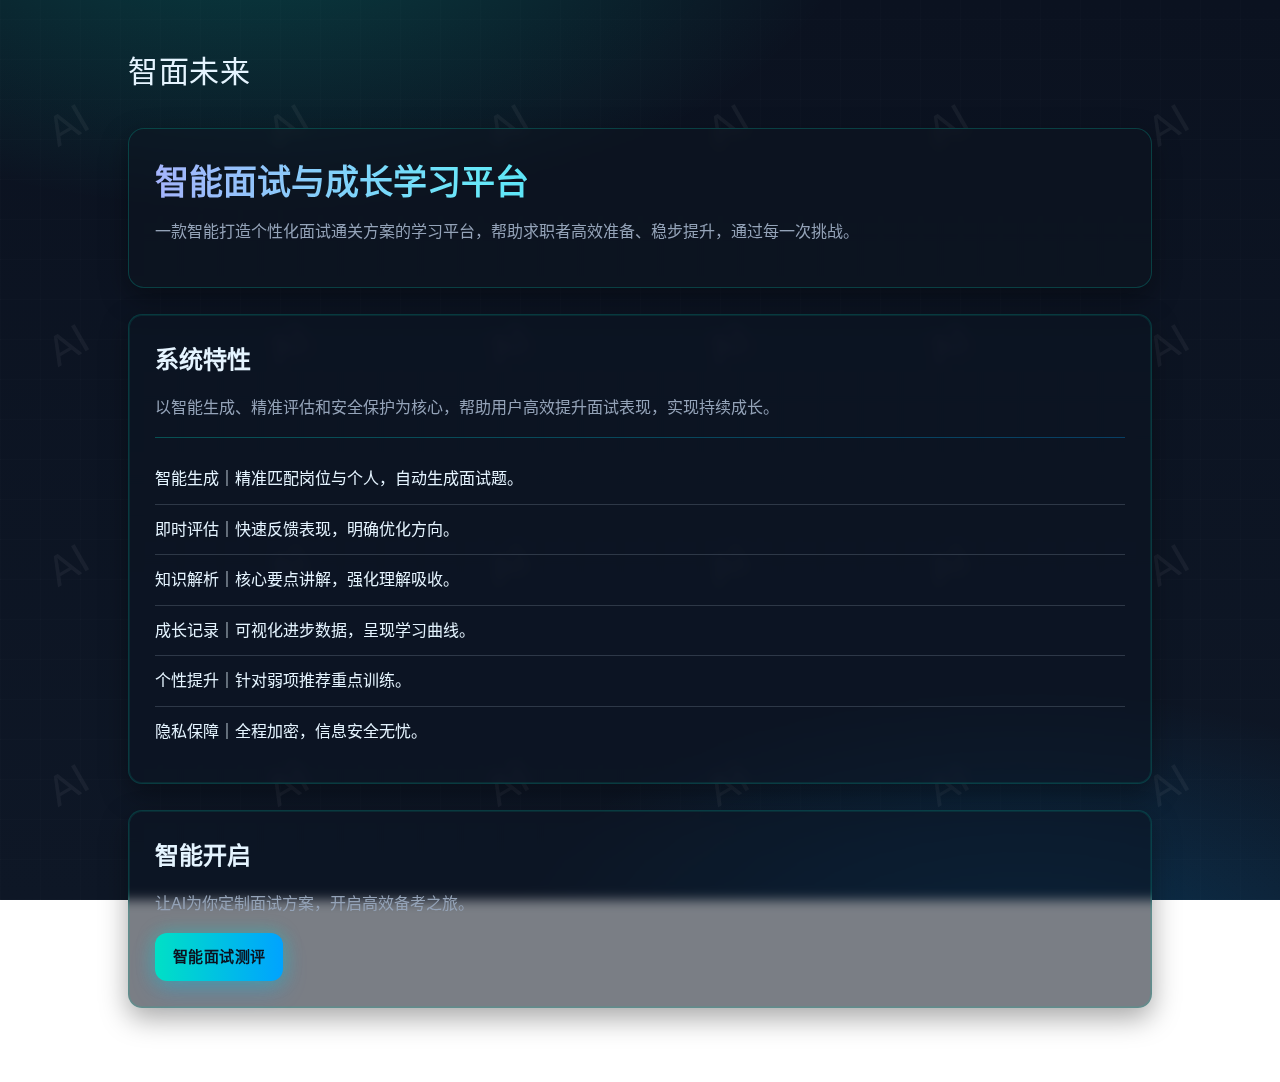
<file: index.html>
<!DOCTYPE html>
<html lang="zh-CN">
<head>
  <meta charset="UTF-8" />
  <meta name="viewport" content="width=device-width, initial-scale=1.0" />
  <title>智面未来</title>
  <link rel="stylesheet" href="assets/styles.css" />
  <meta name="referrer" content="strict-origin-when-cross-origin">
  <script>
  var _hmt = _hmt || [];
  (function() {
    var hm = document.createElement("script");
    hm.src = "https://hm.baidu.com/hm.js?fb93b240733bbdfe6a9d1a9f8589fee3";
    var s = document.getElementsByTagName("script")[0];
    s.parentNode.insertBefore(hm, s);
  })();
  </script>
</head>
<body>
  <div class="watermark" aria-hidden="true"></div>
  <div class="container">
    <div class="header">
      <div class="header-title">智面未来</div>
      <div class="actions"></div>
    </div>

    <section class="hero card">
      <h1 class="title-gradient">智能面试与成长学习平台</h1>
      <p>一款智能打造个性化面试通关方案的学习平台，帮助求职者高效准备、稳步提升，通过每一次挑战。</p>
      <div class="actions"></div>
    </section>

    <div class="card">
      <h2>系统特性</h2>
      <p class="muted">以智能生成、精准评估和安全保护为核心，帮助用户高效提升面试表现，实现持续成长。</p>
      <hr class="sep" />
      <ul class="list-clean">
        <li>智能生成｜精准匹配岗位与个人，自动生成面试题。</li>
        <li>即时评估｜快速反馈表现，明确优化方向。</li>
        <li>知识解析｜核心要点讲解，强化理解吸收。</li>
        <li>成长记录｜可视化进步数据，呈现学习曲线。</li>
        <li>个性提升｜针对弱项推荐重点训练。</li>
        <li>隐私保障｜全程加密，信息安全无忧。</li>
      </ul>
    </div>

    <div class="card">
      <h2>智能开启</h2>
      <p class="muted">让AI为你定制面试方案，开启高效备考之旅。</p>
      <div class="actions" style="margin-top:8px;">
        <a class="btn" href="prepare.html">智能面试测评</a>
      </div>
    </div>
  </div>
</body>
</html>
</file>
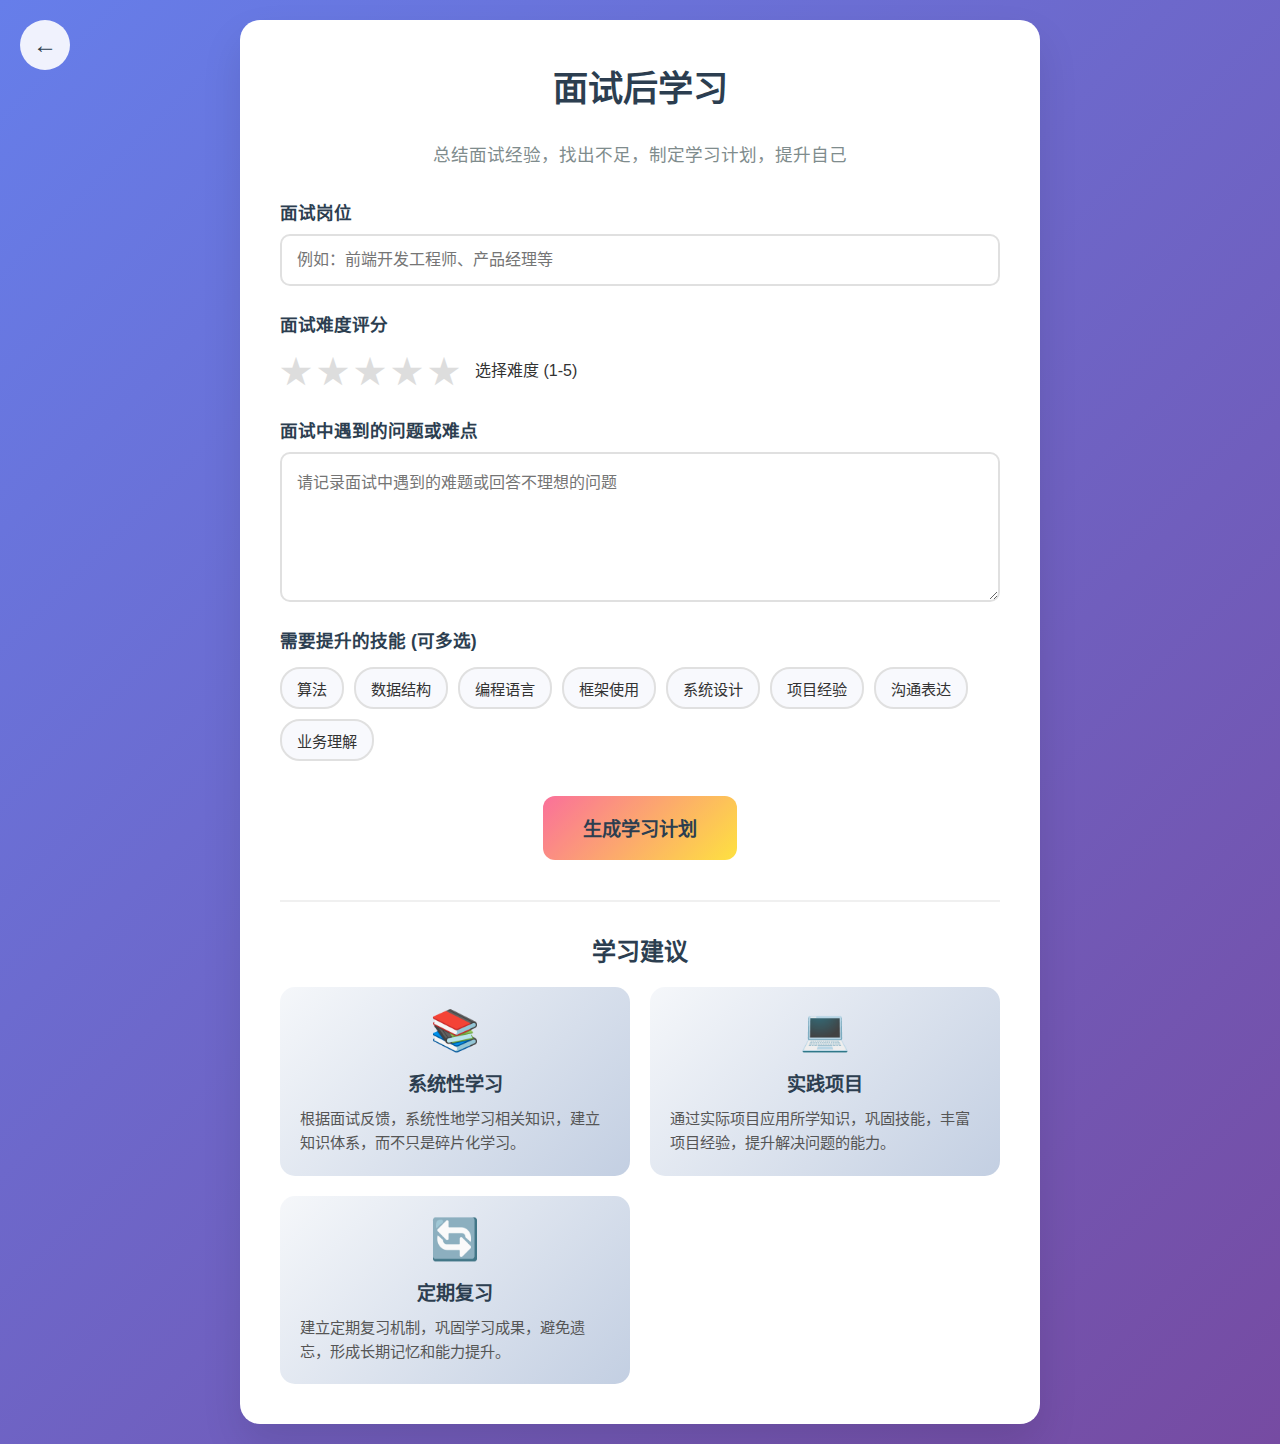
<file: after_interview.html>
<!DOCTYPE html>
<html lang="zh-CN">
<head>
    <meta charset="UTF-8">
    <meta name="viewport" content="width=device-width, initial-scale=1.0, maximum-scale=1.0, user-scalable=no">
    <title>面试后学习 - 总结提升</title>
    <style>
        /* 全局样式 */
        * {
            margin: 0;
            padding: 0;
            box-sizing: border-box;
            font-family: 'Microsoft YaHei', Arial, sans-serif;
        }
        
        body {
            background: linear-gradient(135deg, #667eea 0%, #764ba2 100%);
            min-height: 100vh;
            display: flex;
            flex-direction: column;
            justify-content: center;
            align-items: center;
            padding: 20px;
            color: #333;
        }
        
        /* 主容器 */
        .container {
            background-color: white;
            border-radius: 20px;
            padding: 40px;
            box-shadow: 0 20px 40px rgba(0, 0, 0, 0.1);
            max-width: 800px;
            width: 100%;
        }
        
        /* 标题样式 */
        .title {
            font-size: 2.2rem;
            margin-bottom: 30px;
            color: #2c3e50;
            font-weight: bold;
            text-align: center;
        }
        
        /* 副标题 */
        .subtitle {
            font-size: 1.1rem;
            margin-bottom: 30px;
            color: #7f8c8d;
            text-align: center;
            line-height: 1.6;
        }
        
        /* 表单样式 */
        .form-container {
            display: flex;
            flex-direction: column;
            gap: 25px;
        }
        
        /* 表单项 */
        .form-group {
            display: flex;
            flex-direction: column;
            gap: 10px;
        }
        
        /* 标签样式 */
        .form-label {
            font-weight: bold;
            color: #2c3e50;
            font-size: 1.1rem;
        }
        
        /* 输入框样式 */
        .form-input,
        .form-textarea {
            padding: 15px;
            font-size: 1rem;
            border: 2px solid #e0e0e0;
            border-radius: 10px;
            transition: all 0.3s ease;
            width: 100%;
        }
        
        .form-input:focus,
        .form-textarea:focus {
            outline: none;
            border-color: #fa709a;
            box-shadow: 0 0 0 3px rgba(250, 112, 154, 0.1);
        }
        
        /* 文本域样式 */
        .form-textarea {
            min-height: 150px;
            resize: vertical;
            font-family: inherit;
        }
        
        /* 评分容器 */
        .rating-container {
            display: flex;
            align-items: center;
            gap: 15px;
        }
        
        /* 评分星星 */
        .rating-stars {
            display: flex;
            gap: 5px;
        }
        
        .star {
            font-size: 2rem;
            color: #ddd;
            cursor: pointer;
            transition: color 0.2s ease;
        }
        
        .star:hover,
        .star.active {
            color: #fee140;
        }
        
        /* 标签选择器 */
        .tags-container {
            display: flex;
            flex-wrap: wrap;
            gap: 10px;
            margin-top: 5px;
        }
        
        .tag {
            padding: 8px 15px;
            background-color: #f8f9fd;
            border: 2px solid #e0e0e0;
            border-radius: 20px;
            cursor: pointer;
            transition: all 0.3s ease;
            font-size: 0.95rem;
        }
        
        .tag:hover {
            background-color: #f0f7ff;
            border-color: #fa709a;
        }
        
        .tag.selected {
            background-color: #fee140;
            border-color: #fee140;
            color: #2c3e50;
            font-weight: 500;
        }
        
        /* 提交按钮容器 */
        .submit-container {
            display: flex;
            justify-content: center;
            margin-top: 10px;
        }
        
        /* 提交按钮 */
        .submit-button {
            padding: 18px 40px;
            font-size: 1.2rem;
            font-weight: bold;
            background: linear-gradient(135deg, #fa709a 0%, #fee140 100%);
            color: #2c3e50;
            border: none;
            border-radius: 12px;
            cursor: pointer;
            transition: all 0.3s ease;
        }
        
        .submit-button:hover {
            transform: translateY(-3px);
            box-shadow: 0 12px 25px rgba(250, 112, 154, 0.4);
        }
        
        .submit-button:active {
            transform: translateY(-1px);
        }
        
        /* 返回按钮 */
        .back-button {
            position: absolute;
            top: 20px;
            left: 20px;
            background: rgba(255, 255, 255, 0.9);
            border: none;
            border-radius: 50%;
            width: 50px;
            height: 50px;
            font-size: 1.5rem;
            cursor: pointer;
            display: flex;
            justify-content: center;
            align-items: center;
            transition: all 0.3s ease;
            color: #2c3e50;
        }
        
        .back-button:hover {
            background: white;
            transform: scale(1.1);
            box-shadow: 0 5px 15px rgba(0, 0, 0, 0.1);
        }
        
        /* 建议卡片 */
        .suggestions-section {
            margin-top: 40px;
            padding-top: 30px;
            border-top: 2px solid #f0f0f0;
        }
        
        .suggestions-title {
            font-size: 1.5rem;
            color: #2c3e50;
            margin-bottom: 20px;
            text-align: center;
        }
        
        .suggestion-cards {
            display: grid;
            grid-template-columns: repeat(auto-fit, minmax(250px, 1fr));
            gap: 20px;
        }
        
        .suggestion-card {
            background: linear-gradient(135deg, #f5f7fa 0%, #c3cfe2 100%);
            padding: 20px;
            border-radius: 15px;
            transition: transform 0.3s ease;
        }
        
        .suggestion-card:hover {
            transform: translateY(-5px);
        }
        
        .card-icon {
            font-size: 2.5rem;
            margin-bottom: 15px;
            text-align: center;
        }
        
        .card-title {
            font-size: 1.2rem;
            font-weight: bold;
            margin-bottom: 10px;
            color: #2c3e50;
            text-align: center;
        }
        
        .card-description {
            font-size: 0.95rem;
            color: #555;
            line-height: 1.6;
        }
        
        /* 响应式调整 */
        @media (max-width: 768px) {
            .container {
                padding: 30px 20px;
            }
            
            .title {
                font-size: 1.8rem;
            }
            
            .back-button {
                width: 40px;
                height: 40px;
                font-size: 1.2rem;
                top: 15px;
                left: 15px;
            }
            
            .star {
                font-size: 1.5rem;
            }
            
            .suggestion-cards {
                grid-template-columns: 1fr;
            }
        }
        
        /* 动画效果 */
        @keyframes fadeIn {
            from {
                opacity: 0;
                transform: translateY(20px);
            }
            to {
                opacity: 1;
                transform: translateY(0);
            }
        }
        
        .container {
            animation: fadeIn 0.5s ease-out;
        }
        
        .form-group {
            animation: fadeIn 0.5s ease-out;
            animation-fill-mode: both;
        }
        
        .form-group:nth-child(1) { animation-delay: 0.1s; }
        .form-group:nth-child(2) { animation-delay: 0.2s; }
        .form-group:nth-child(3) { animation-delay: 0.3s; }
        .form-group:nth-child(4) { animation-delay: 0.4s; }
        .form-group:nth-child(5) { animation-delay: 0.5s; }
    </style>
</head>
<body>
    <!-- 返回按钮 -->
    <button class="back-button" onclick="window.location.href='interview_assistant.html'">
        ←
    </button>
    
    <div class="container">
        <h1 class="title">面试后学习</h1>
        <p class="subtitle">总结面试经验，找出不足，制定学习计划，提升自己</p>
        
        <form class="form-container" id="learningForm">
            <!-- 面试岗位输入框 -->
            <div class="form-group">
                <label for="interviewJobTitle" class="form-label">面试岗位</label>
                <input 
                    type="text" 
                    id="interviewJobTitle" 
                    class="form-input" 
                    placeholder="例如：前端开发工程师、产品经理等"
                    required
                >
            </div>
            
            <!-- 面试难度评分 -->
            <div class="form-group">
                <label class="form-label">面试难度评分</label>
                <div class="rating-container">
                    <div class="rating-stars" id="difficultyRating">
                        <span class="star" data-rating="1">★</span>
                        <span class="star" data-rating="2">★</span>
                        <span class="star" data-rating="3">★</span>
                        <span class="star" data-rating="4">★</span>
                        <span class="star" data-rating="5">★</span>
                    </div>
                    <span id="ratingValue" style="font-weight: 500;">选择难度 (1-5)</span>
                </div>
            </div>
            
            <!-- 面试中遇到的问题 -->
            <div class="form-group">
                <label for="difficultQuestions" class="form-label">面试中遇到的问题或难点</label>
                <textarea 
                    id="difficultQuestions" 
                    class="form-textarea" 
                    placeholder="请记录面试中遇到的难题或回答不理想的问题"
                    required
                ></textarea>
            </div>
            
            <!-- 需要学习的技能标签 -->
            <div class="form-group">
                <label class="form-label">需要提升的技能 (可多选)</label>
                <div class="tags-container" id="skillTags">
                    <span class="tag" data-skill="算法">算法</span>
                    <span class="tag" data-skill="数据结构">数据结构</span>
                    <span class="tag" data-skill="编程语言">编程语言</span>
                    <span class="tag" data-skill="框架使用">框架使用</span>
                    <span class="tag" data-skill="系统设计">系统设计</span>
                    <span class="tag" data-skill="项目经验">项目经验</span>
                    <span class="tag" data-skill="沟通表达">沟通表达</span>
                    <span class="tag" data-skill="业务理解">业务理解</span>
                </div>
            </div>
            
            <!-- 提交按钮 -->
            <div class="submit-container">
                <button type="submit" class="submit-button">生成学习计划</button>
            </div>
        </form>
        
        <!-- 建议部分 -->
        <div class="suggestions-section">
            <h2 class="suggestions-title">学习建议</h2>
            <div class="suggestion-cards">
                <div class="suggestion-card">
                    <div class="card-icon">📚</div>
                    <h3 class="card-title">系统性学习</h3>
                    <p class="card-description">根据面试反馈，系统性地学习相关知识，建立知识体系，而不只是碎片化学习。</p>
                </div>
                <div class="suggestion-card">
                    <div class="card-icon">💻</div>
                    <h3 class="card-title">实践项目</h3>
                    <p class="card-description">通过实际项目应用所学知识，巩固技能，丰富项目经验，提升解决问题的能力。</p>
                </div>
                <div class="suggestion-card">
                    <div class="card-icon">🔄</div>
                    <h3 class="card-title">定期复习</h3>
                    <p class="card-description">建立定期复习机制，巩固学习成果，避免遗忘，形成长期记忆和能力提升。</p>
                </div>
            </div>
        </div>
    </div>

    <script>
        // 获取DOM元素
        const difficultyRating = document.getElementById('difficultyRating');
        const ratingValue = document.getElementById('ratingValue');
        const skillTags = document.getElementById('skillTags');
        const learningForm = document.getElementById('learningForm');
        let selectedRating = 0;
        const selectedSkills = new Set();
        
        // 评分星星点击事件
        const stars = difficultyRating.querySelectorAll('.star');
        stars.forEach(star => {
            star.addEventListener('click', function() {
                selectedRating = parseInt(this.getAttribute('data-rating'));
                updateStars();
                ratingValue.textContent = `难度: ${selectedRating}/5`;
            });
        });
        
        // 更新星星显示
        function updateStars() {
            stars.forEach(star => {
                const rating = parseInt(star.getAttribute('data-rating'));
                if (rating <= selectedRating) {
                    star.classList.add('active');
                } else {
                    star.classList.remove('active');
                }
            });
        }
        
        // 技能标签选择
        const tags = skillTags.querySelectorAll('.tag');
        tags.forEach(tag => {
            tag.addEventListener('click', function() {
                const skill = this.getAttribute('data-skill');
                if (selectedSkills.has(skill)) {
                    selectedSkills.delete(skill);
                    this.classList.remove('selected');
                } else {
                    selectedSkills.add(skill);
                    this.classList.add('selected');
                }
            });
        });
        
        // 表单提交处理
        learningForm.addEventListener('submit', function(e) {
            e.preventDefault();
            
            // 获取表单数据
            const jobTitle = document.getElementById('interviewJobTitle').value;
            const difficultQuestions = document.getElementById('difficultQuestions').value;
            
            // 表单验证
            if (!jobTitle.trim()) {
                alert('请输入面试岗位');
                return;
            }
            
            if (!difficultQuestions.trim()) {
                alert('请记录面试中遇到的问题');
                return;
            }
            
            if (selectedRating === 0) {
                alert('请选择面试难度评分');
                return;
            }
            
            if (selectedSkills.size === 0) {
                alert('请至少选择一个需要提升的技能');
                return;
            }
            
            // 模拟提交成功
            const skillsList = Array.from(selectedSkills).join('、');
            alert(`学习计划生成成功！\n面试岗位：${jobTitle}\n面试难度：${selectedRating}/5\n需要提升的技能：${skillsList}\n我们将根据您的反馈为您推荐个性化学习资源。`);
            
            // 在实际项目中，这里可以进行表单数据的提交和处理
            // 例如：
            /*
            const formData = {
                jobTitle,
                difficulty: selectedRating,
                difficultQuestions,
                skills: Array.from(selectedSkills)
            };
            
            fetch('/api/learning-plan', {
                method: 'POST',
                headers: {
                    'Content-Type': 'application/json'
                },
                body: JSON.stringify(formData)
            })
            .then(response => response.json())
            .then(data => {
                // 处理成功响应
                console.log(data);
                // 可以显示学习计划结果
            })
            .catch(error => {
                console.error('Error:', error);
                alert('提交失败，请稍后再试');
            });
            */
        });
        
        // 输入框自动保存功能
        const jobTitleInput = document.getElementById('interviewJobTitle');
        const questionsInput = document.getElementById('difficultQuestions');
        
        // 页面加载时恢复保存的数据
        function loadSavedData() {
            const savedJobTitle = localStorage.getItem('learningJobTitle');
            const savedQuestions = localStorage.getItem('learningQuestions');
            
            if (savedJobTitle) jobTitleInput.value = savedJobTitle;
            if (savedQuestions) questionsInput.value = savedQuestions;
        }
        
        // 自动保存输入
        jobTitleInput.addEventListener('input', function() {
            localStorage.setItem('learningJobTitle', this.value);
        });
        
        questionsInput.addEventListener('input', function() {
            localStorage.setItem('learningQuestions', this.value);
        });
        
        // 初始化时加载保存的数据
        loadSavedData();
    </script>
</body>
</html>
</file>
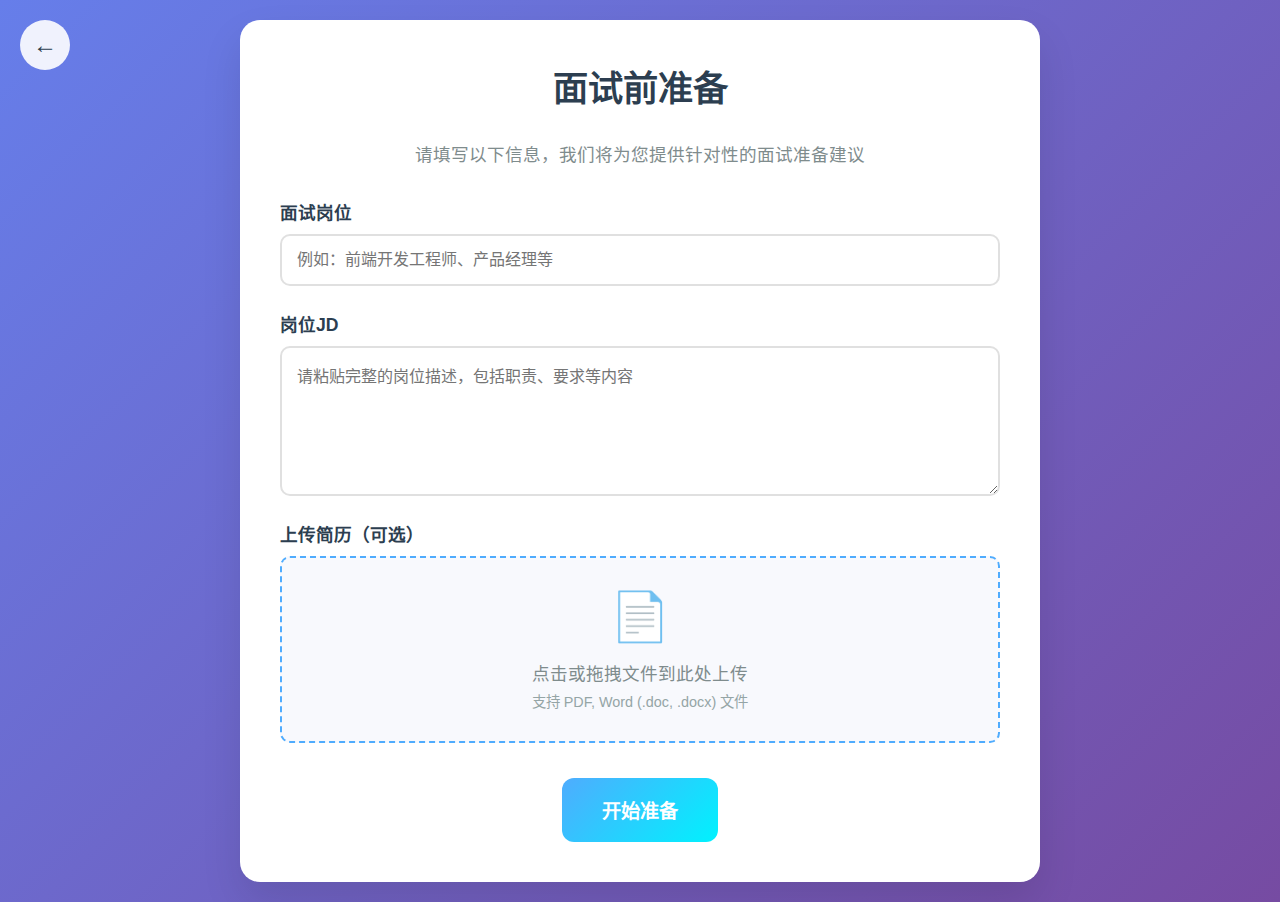
<file: before_interview.html>
<!DOCTYPE html>
<html lang="zh-CN">
<head>
    <meta charset="UTF-8">
    <meta name="viewport" content="width=device-width, initial-scale=1.0, maximum-scale=1.0, user-scalable=no">
    <title>面试前准备 - 职位信息提交</title>
    <style>
        /* 全局样式 */
        * {
            margin: 0;
            padding: 0;
            box-sizing: border-box;
            font-family: 'Microsoft YaHei', Arial, sans-serif;
        }
        
        body {
            background: linear-gradient(135deg, #667eea 0%, #764ba2 100%);
            min-height: 100vh;
            display: flex;
            flex-direction: column;
            justify-content: center;
            align-items: center;
            padding: 20px;
            color: #333;
        }
        
        /* 主容器 */
        .container {
            background-color: white;
            border-radius: 20px;
            padding: 40px;
            box-shadow: 0 20px 40px rgba(0, 0, 0, 0.1);
            max-width: 800px;
            width: 100%;
        }
        
        /* 标题样式 */
        .title {
            font-size: 2.2rem;
            margin-bottom: 30px;
            color: #2c3e50;
            font-weight: bold;
            text-align: center;
        }
        
        /* 副标题 */
        .subtitle {
            font-size: 1.1rem;
            margin-bottom: 30px;
            color: #7f8c8d;
            text-align: center;
            line-height: 1.6;
        }
        
        /* 表单样式 */
        .form-container {
            display: flex;
            flex-direction: column;
            gap: 25px;
        }
        
        /* 表单项 */
        .form-group {
            display: flex;
            flex-direction: column;
            gap: 10px;
        }
        
        /* 标签样式 */
        .form-label {
            font-weight: bold;
            color: #2c3e50;
            font-size: 1.1rem;
        }
        
        /* 输入框样式 */
        .form-input,
        .form-textarea {
            padding: 15px;
            font-size: 1rem;
            border: 2px solid #e0e0e0;
            border-radius: 10px;
            transition: all 0.3s ease;
            width: 100%;
        }
        
        .form-input:focus,
        .form-textarea:focus {
            outline: none;
            border-color: #4facfe;
            box-shadow: 0 0 0 3px rgba(79, 172, 254, 0.1);
        }
        
        /* 文本域样式 */
        .form-textarea {
            min-height: 150px;
            resize: vertical;
            font-family: inherit;
        }
        
        /* 文件上传容器 */
        .file-upload-container {
            border: 2px dashed #4facfe;
            border-radius: 10px;
            padding: 30px;
            text-align: center;
            transition: all 0.3s ease;
            cursor: pointer;
            background-color: #f8f9fd;
        }
        
        .file-upload-container:hover {
            background-color: #f0f7ff;
            border-color: #00f2fe;
        }
        
        .file-upload-container.dragover {
            background-color: #e6f3ff;
            border-color: #00f2fe;
            transform: scale(1.02);
        }
        
        /* 文件上传输入 */
        .file-upload-input {
            display: none;
        }
        
        /* 文件上传图标 */
        .file-upload-icon {
            font-size: 3rem;
            margin-bottom: 15px;
            color: #4facfe;
        }
        
        /* 文件上传文本 */
        .file-upload-text {
            font-size: 1.1rem;
            color: #7f8c8d;
            margin-bottom: 5px;
        }
        
        /* 文件上传提示 */
        .file-upload-hint {
            font-size: 0.9rem;
            color: #95a5a6;
        }
        
        /* 已选文件信息 */
        .selected-file {
            margin-top: 15px;
            padding: 10px;
            background-color: #e8f4fc;
            border-radius: 5px;
            display: flex;
            justify-content: space-between;
            align-items: center;
        }
        
        .file-name {
            font-weight: 500;
            color: #2980b9;
            overflow: hidden;
            text-overflow: ellipsis;
            white-space: nowrap;
            flex: 1;
        }
        
        .remove-file {
            background: none;
            border: none;
            color: #e74c3c;
            cursor: pointer;
            font-size: 1.1rem;
            margin-left: 10px;
        }
        
        /* 提交按钮容器 */
        .submit-container {
            display: flex;
            justify-content: center;
            margin-top: 10px;
        }
        
        /* 提交按钮 */
        .submit-button {
            padding: 18px 40px;
            font-size: 1.2rem;
            font-weight: bold;
            background: linear-gradient(135deg, #4facfe 0%, #00f2fe 100%);
            color: white;
            border: none;
            border-radius: 12px;
            cursor: pointer;
            transition: all 0.3s ease;
        }
        
        .submit-button:hover {
            transform: translateY(-3px);
            box-shadow: 0 12px 25px rgba(79, 172, 254, 0.4);
        }
        
        .submit-button:active {
            transform: translateY(-1px);
        }
        
        .submit-button:disabled {
            background: #bdc3c7;
            cursor: not-allowed;
            transform: none;
            box-shadow: none;
        }
        
        /* 返回按钮 */
        .back-button {
            position: absolute;
            top: 20px;
            left: 20px;
            background: rgba(255, 255, 255, 0.9);
            border: none;
            border-radius: 50%;
            width: 50px;
            height: 50px;
            font-size: 1.5rem;
            cursor: pointer;
            display: flex;
            justify-content: center;
            align-items: center;
            transition: all 0.3s ease;
            color: #2c3e50;
        }
        
        .back-button:hover {
            background: white;
            transform: scale(1.1);
            box-shadow: 0 5px 15px rgba(0, 0, 0, 0.1);
        }
        
        /* 响应式调整 */
        @media (max-width: 768px) {
            .container {
                padding: 30px 20px;
            }
            
            .title {
                font-size: 1.8rem;
            }
            
            .back-button {
                width: 40px;
                height: 40px;
                font-size: 1.2rem;
                top: 15px;
                left: 15px;
            }
            
            .file-upload-container {
                padding: 20px;
            }
            
            .file-upload-icon {
                font-size: 2.5rem;
            }
        }
        
        /* 动画效果 */
        @keyframes fadeIn {
            from {
                opacity: 0;
                transform: translateY(20px);
            }
            to {
                opacity: 1;
                transform: translateY(0);
            }
        }
        
        .container {
            animation: fadeIn 0.5s ease-out;
        }
        
        .form-group {
            animation: fadeIn 0.5s ease-out;
            animation-fill-mode: both;
        }
        
        .form-group:nth-child(1) { animation-delay: 0.1s; }
        .form-group:nth-child(2) { animation-delay: 0.2s; }
        .form-group:nth-child(3) { animation-delay: 0.3s; }
        .form-group:nth-child(4) { animation-delay: 0.4s; }
    </style>
</head>
<body>
    <!-- 返回按钮 -->
    <button class="back-button" onclick="window.location.href='interview_assistant.html'">
        ←
    </button>
    
    <div class="container">
        <h1 class="title">面试前准备</h1>
        <p class="subtitle">请填写以下信息，我们将为您提供针对性的面试准备建议</p>
        
        <form class="form-container" id="interviewForm">
            <!-- 面试岗位输入框 -->
            <div class="form-group">
                <label for="jobTitle" class="form-label">面试岗位</label>
                <input 
                    type="text" 
                    id="jobTitle" 
                    class="form-input" 
                    placeholder="例如：前端开发工程师、产品经理等"
                    required
                >
            </div>
            
            <!-- 岗位JD输入框 -->
            <div class="form-group">
                <label for="jobDescription" class="form-label">岗位JD</label>
                <textarea 
                    id="jobDescription" 
                    class="form-textarea" 
                    placeholder="请粘贴完整的岗位描述，包括职责、要求等内容"
                    required
                ></textarea>
            </div>
            
            <!-- 上传简历按钮 -->
            <div class="form-group">
                <label class="form-label">上传简历（可选）</label>
                <div class="file-upload-container" id="fileUploadContainer">
                    <input 
                        type="file" 
                        id="resumeUpload" 
                        class="file-upload-input" 
                        accept=".pdf,.doc,.docx"
                    >
                    <div class="file-upload-icon">📄</div>
                    <div class="file-upload-text">点击或拖拽文件到此处上传</div>
                    <div class="file-upload-hint">支持 PDF, Word (.doc, .docx) 文件</div>
                    <div id="selectedFileInfo" class="selected-file" style="display: none;">
                        <span id="fileName" class="file-name"></span>
                        <button type="button" class="remove-file" id="removeFile">×</button>
                    </div>
                </div>
            </div>
            
            <!-- 提交按钮 -->
            <div class="submit-container">
                <button type="submit" class="submit-button">开始准备</button>
            </div>
        </form>
    </div>

    <script>
        // 获取DOM元素
        const fileUploadContainer = document.getElementById('fileUploadContainer');
        const resumeUpload = document.getElementById('resumeUpload');
        const selectedFileInfo = document.getElementById('selectedFileInfo');
        const fileName = document.getElementById('fileName');
        const removeFile = document.getElementById('removeFile');
        const interviewForm = document.getElementById('interviewForm');
        
        // 点击文件上传容器时触发文件选择
        fileUploadContainer.addEventListener('click', function() {
            resumeUpload.click();
        });
        
        // 显示选中的文件
        resumeUpload.addEventListener('change', function() {
            if (this.files && this.files[0]) {
                fileName.textContent = this.files[0].name;
                selectedFileInfo.style.display = 'flex';
            }
        });
        
        // 移除选中的文件
        removeFile.addEventListener('click', function() {
            resumeUpload.value = '';
            selectedFileInfo.style.display = 'none';
        });
        
        // 拖拽上传功能
        fileUploadContainer.addEventListener('dragover', function(e) {
            e.preventDefault();
            this.classList.add('dragover');
        });
        
        fileUploadContainer.addEventListener('dragleave', function() {
            this.classList.remove('dragover');
        });
        
        fileUploadContainer.addEventListener('drop', function(e) {
            e.preventDefault();
            this.classList.remove('dragover');
            
            if (e.dataTransfer.files && e.dataTransfer.files[0]) {
                resumeUpload.files = e.dataTransfer.files;
                fileName.textContent = e.dataTransfer.files[0].name;
                selectedFileInfo.style.display = 'flex';
            }
        });
        
        // 表单提交处理
        interviewForm.addEventListener('submit', function(e) {
            e.preventDefault();
            
            // 获取表单数据
            const jobTitle = document.getElementById('jobTitle').value;
            const jobDescription = document.getElementById('jobDescription').value;
            const resumeFile = resumeUpload.files[0];
            
            // 简单的表单验证
            if (!jobTitle.trim()) {
                alert('请输入面试岗位');
                return;
            }
            
            if (!jobDescription.trim()) {
                alert('请输入岗位JD');
                return;
            }
            
            // 保存到本地存储
            localStorage.setItem('interviewJobTitle', jobTitle);
            localStorage.setItem('interviewJobJD', jobDescription);
            
            // 显示提交成功消息
            const submitMessage = document.createElement('div');
            submitMessage.className = 'submit-message';
            submitMessage.textContent = '信息提交成功！正在为您生成知识测评题目...';
            this.appendChild(submitMessage);
            
            // 2秒后跳转到答题页面
            setTimeout(function() {
                // 跳转到答题页面，并传递岗位信息
                window.location.href = `quiz_page.html?jobTitle=${encodeURIComponent(jobTitle)}`;
            }, 2000);
        });
        
        // 输入框自动保存功能
        const jobTitleInput = document.getElementById('jobTitle');
        const jobDescriptionInput = document.getElementById('jobDescription');
        
        // 页面加载时恢复保存的数据
        function loadSavedData() {
            const savedJobTitle = localStorage.getItem('interviewJobTitle');
            const savedJobDescription = localStorage.getItem('interviewJobDescription');
            
            if (savedJobTitle) jobTitleInput.value = savedJobTitle;
            if (savedJobDescription) jobDescriptionInput.value = savedJobDescription;
            // 也尝试从interviewJobJD键获取（为了兼容性）
            if (!savedJobDescription) {
                const altSavedDescription = localStorage.getItem('interviewJobJD');
                if (altSavedDescription) jobDescriptionInput.value = altSavedDescription;
            }
        }
        
        // 自动保存输入
        jobTitleInput.addEventListener('input', function() {
            localStorage.setItem('interviewJobTitle', this.value);
        });
        
        jobDescriptionInput.addEventListener('input', function() {
            localStorage.setItem('interviewJobDescription', this.value);
        });
        
        // 初始化时加载保存的数据
        loadSavedData();
    </script>
</body>
</html>
</file>
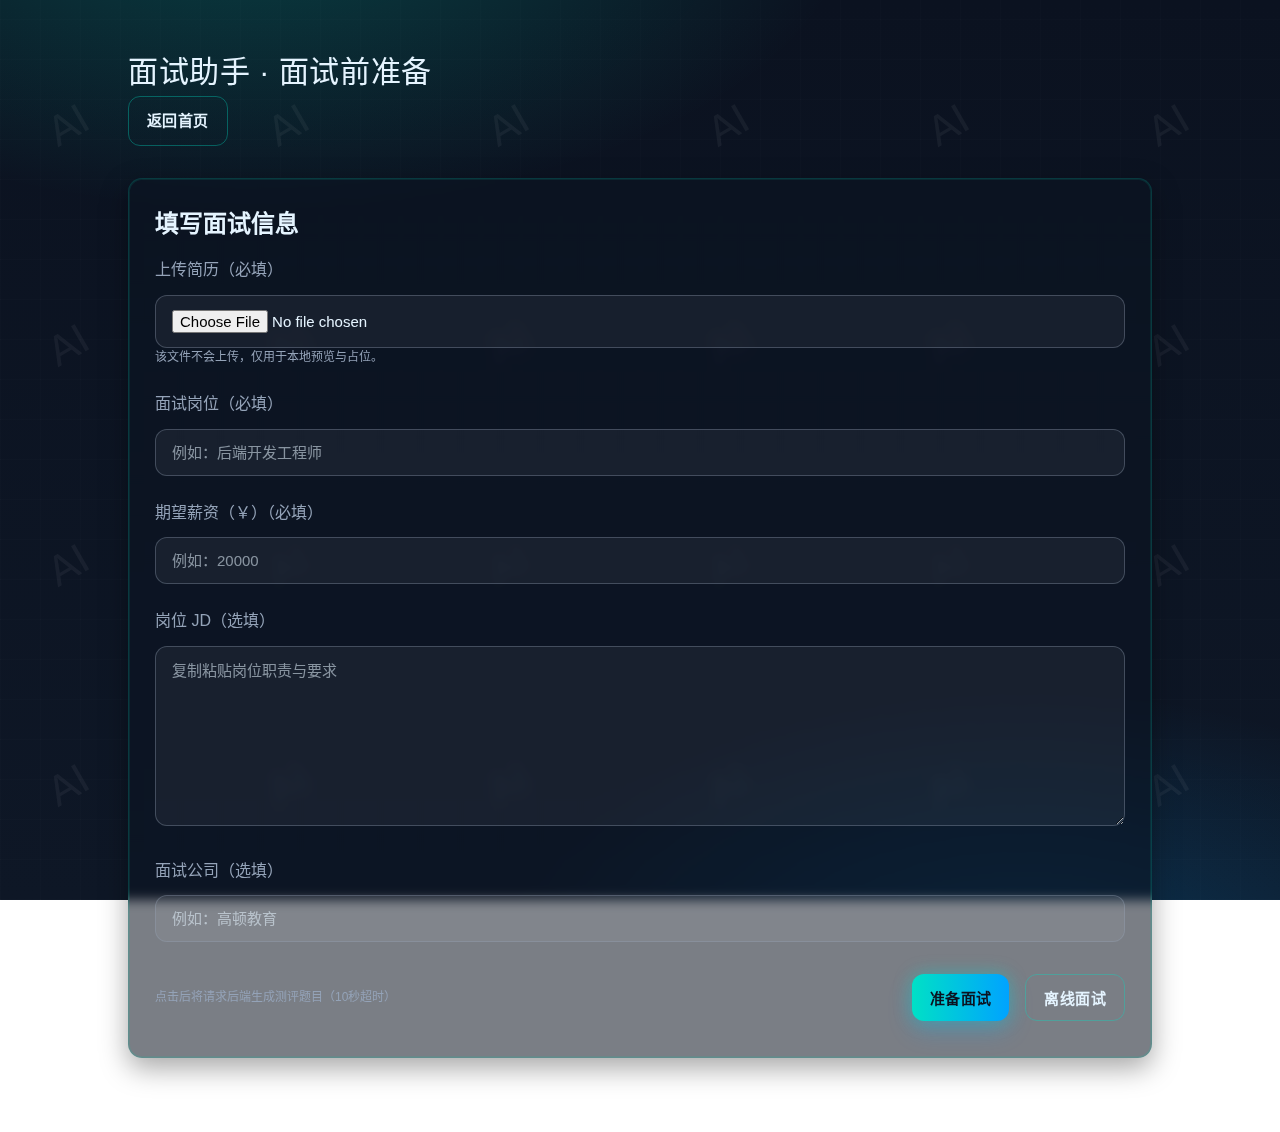
<file: prepare.html>
<!DOCTYPE html>
<html lang="zh-CN">
<head>
  <meta charset="UTF-8" />
  <meta name="viewport" content="width=device-width, initial-scale=1.0" />
  <title>面试前准备</title>
  <link rel="stylesheet" href="assets/styles.css" />
  <meta name="referrer" content="strict-origin-when-cross-origin">
  <script>
  var _hmt = _hmt || [];
  (function() {
    var hm = document.createElement("script");
    hm.src = "https://hm.baidu.com/hm.js?fb93b240733bbdfe6a9d1a9f8589fee3";
    var s = document.getElementsByTagName("script")[0];
    s.parentNode.insertBefore(hm, s);
  })();
  </script>
</head>
<body>
  <div class="watermark" aria-hidden="true"></div>
  <div class="container">
    <div class="header">
      <div class="header-title">面试助手 · 面试前准备</div>
      <div class="actions">
        <a class="btn-ghost btn" href="index.html">返回首页</a>
      </div>
    </div>

    <form id="prepareForm" class="card">
      <h2>填写面试信息</h2>
      <div class="grid">
        <div class="col-12">
          <label for="resumeFile">上传简历（必填）</label>
          <input id="resumeFile" name="resumeFile" class="file-input" type="file" accept=".pdf,.doc,.docx,.txt" required />
          <div class="small">该文件不会上传，仅用于本地预览与占位。</div>
        </div>
        <div class="col-12">
          <label for="position">面试岗位（必填）</label>
          <input id="position" name="position" class="input" placeholder="例如：后端开发工程师" required />
        </div>
        <div class="col-12">
          <label for="salary">期望薪资（￥）（必填）</label>
          <input id="salary" name="salary" class="input" type="number" min="0" step="100" placeholder="例如：20000" required />
        </div>
        <div class="col-12">
          <label for="jd">岗位 JD（选填）</label>
          <textarea id="jd" name="jd" class="textarea" placeholder="复制粘贴岗位职责与要求"></textarea>
        </div>
        <div class="col-12">
          <label for="company">面试公司（选填）</label>
          <input id="company" name="company" class="input" placeholder="例如：高顿教育" />
        </div>
      </div>
      <div class="footer">
        <div class="small muted">点击后将请求后端生成测评题目（10秒超时）</div>
        <div class="actions">
          <button type="submit" class="btn">准备面试</button>
          <button type="button" id="offlineBtn" class="btn-ghost btn">离线面试</button>
        </div>
      </div>
      <div id="status" class="small muted" style="margin-top:10px;"></div>
    </form>

  </div>

  <script src="assets/app.js"></script>
  <script>
    const form = document.getElementById('prepareForm');
    const statusEl = document.getElementById('status');
    const offlineBtn = document.getElementById('offlineBtn');

    function detectCategory(pos) {
      const p = (pos || '').toLowerCase();
      if (p.includes('php')) return 'php';
      if (p.includes('java')) return 'java';
      if ((pos || '').includes('星探')) return '星探';
      if ((pos || '').includes('经纪')) return '经纪人';
      if ((pos || '').includes('销售')) return '销售';
      return 'java';
    }

    offlineBtn.addEventListener('click', () => {
      const resumeFileEl = document.getElementById('resumeFile');
      if (!resumeFileEl.files || resumeFileEl.files.length === 0) {
        statusEl.textContent = '请先上传简历（必填）';
        return;
      }
      let position = (document.getElementById('position').value || '').trim();
      let jd = (document.getElementById('jd').value || '').trim();
      let company = (document.getElementById('company')?.value || '').trim();
      let salary = (document.getElementById('salary').value || '').trim();

      statusEl.textContent = '离线模式：准备跳转…';

      // 离线模式不强制后端依赖，缺失字段用默认值
      if (!position) position = '通用岗位';
      if (!salary) salary = '未填写';

      // 兼容 Store/Q 未加载的情况
      const S = (window.Store && typeof window.Store.save === 'function')
        ? window.Store
        : { save: (k, v) => { try { localStorage.setItem(k, JSON.stringify(v)); } catch {} } };

      let randId = 'OFF-' + Math.random().toString(36).slice(2, 10);
      let qdatas = null;
      try {
        const category = detectCategory(position);
        if (window.Q && typeof window.Q.makeOfflineSet === 'function') {
          const offline = window.Q.makeOfflineSet(category, position, jd, salary);
          randId = offline.randId || randId;
          qdatas = offline.questionDatas || null;
        }
      } catch (e) {}

      // 如果无法使用 Q.makeOfflineSet，则使用兜底问答题库（5题）
      if (!qdatas) {
        qdatas = {
          keywords: ['通用'],
          questions: [
            { keyword: '通用', type: 'qa', id: 'OFF-QA-001', score: 20, title: '请概述你过往项目中一次最具挑战的问题解决过程。', options: [], correctAnswer: '' },
            { keyword: '通用', type: 'qa', id: 'OFF-QA-002', score: 20, title: '结合本岗位，说明你认为的核心技能与关键指标。', options: [], correctAnswer: '' },
            { keyword: '通用', type: 'qa', id: 'OFF-QA-003', score: 20, title: '举例说明一次性能优化或可用性提升的实践。', options: [], correctAnswer: '' },
            { keyword: '通用', type: 'qa', id: 'OFF-QA-004', score: 20, title: '针对岗位难点，谈谈你的应对策略与取舍。', options: [], correctAnswer: '' },
            { keyword: '通用', type: 'qa', id: 'OFF-QA-005', score: 20, title: '谈谈你对团队协作与技术成长的理解。', options: [], correctAnswer: '' }
          ]
        };
      }

      S.save('position', position);
      S.save('jd', jd);
      S.save('company', company);
      S.save('salary', salary);
      S.save('randId', randId);
      S.save('questionDatas', qdatas);

      statusEl.textContent = '离线模式：已生成默认问答题库，正在跳转…';
      window.location.href = 'survey_offline.html';
    });

    form.addEventListener('submit', async (e) => {
      e.preventDefault();
      const position = document.getElementById('position').value.trim();
      const jd = document.getElementById('jd').value.trim();
      const company = document.getElementById('company').value.trim();
      const salary = document.getElementById('salary').value.trim();

      if (!position || !salary) {
        statusEl.textContent = '请完整填写岗位与期望薪资。';
        return;
      }

      Store.save('position', position);
      Store.save('jd', jd);
      Store.save('company', company);
      Store.save('salary', salary);

      statusEl.textContent = '正在请求后端生成题目…';

      let randId = null;
      let qdatas = null;

      // 尝试请求后端接口（10秒超时）
      const { ok, json, error } = await API.postJSON('acceptUserData', { jd, position, salary, company }, 10000);
      if (ok && json && json.status === 1 && json.result) {
        randId = json.result.randId || null;
        qdatas = Q.parseQuestionDatas(json.result.questionDatas);
      }

      // 如果接口失败或数据格式不正确，走兜底
      if (!qdatas) {
        const fallback = Q.makeFallback(position, jd);
        randId = fallback.randId;
        qdatas = fallback.questionDatas;
        statusEl.textContent = '接口不可用或超时，已生成问答占位题库。';
      } else {
        statusEl.textContent = '已获取题目数据，正在跳转测评页…';
      }

      // 记录数据到本地存储，供测评页使用
      Store.save('randId', randId || ('F-' + Math.random().toString(36).slice(2, 10)));
      Store.save('questionDatas', qdatas);

      // 跳转至测评页
      setTimeout(() => { window.location.href = 'survey.html'; }, 500);
    });
  </script>
</body>
</html>
</file>
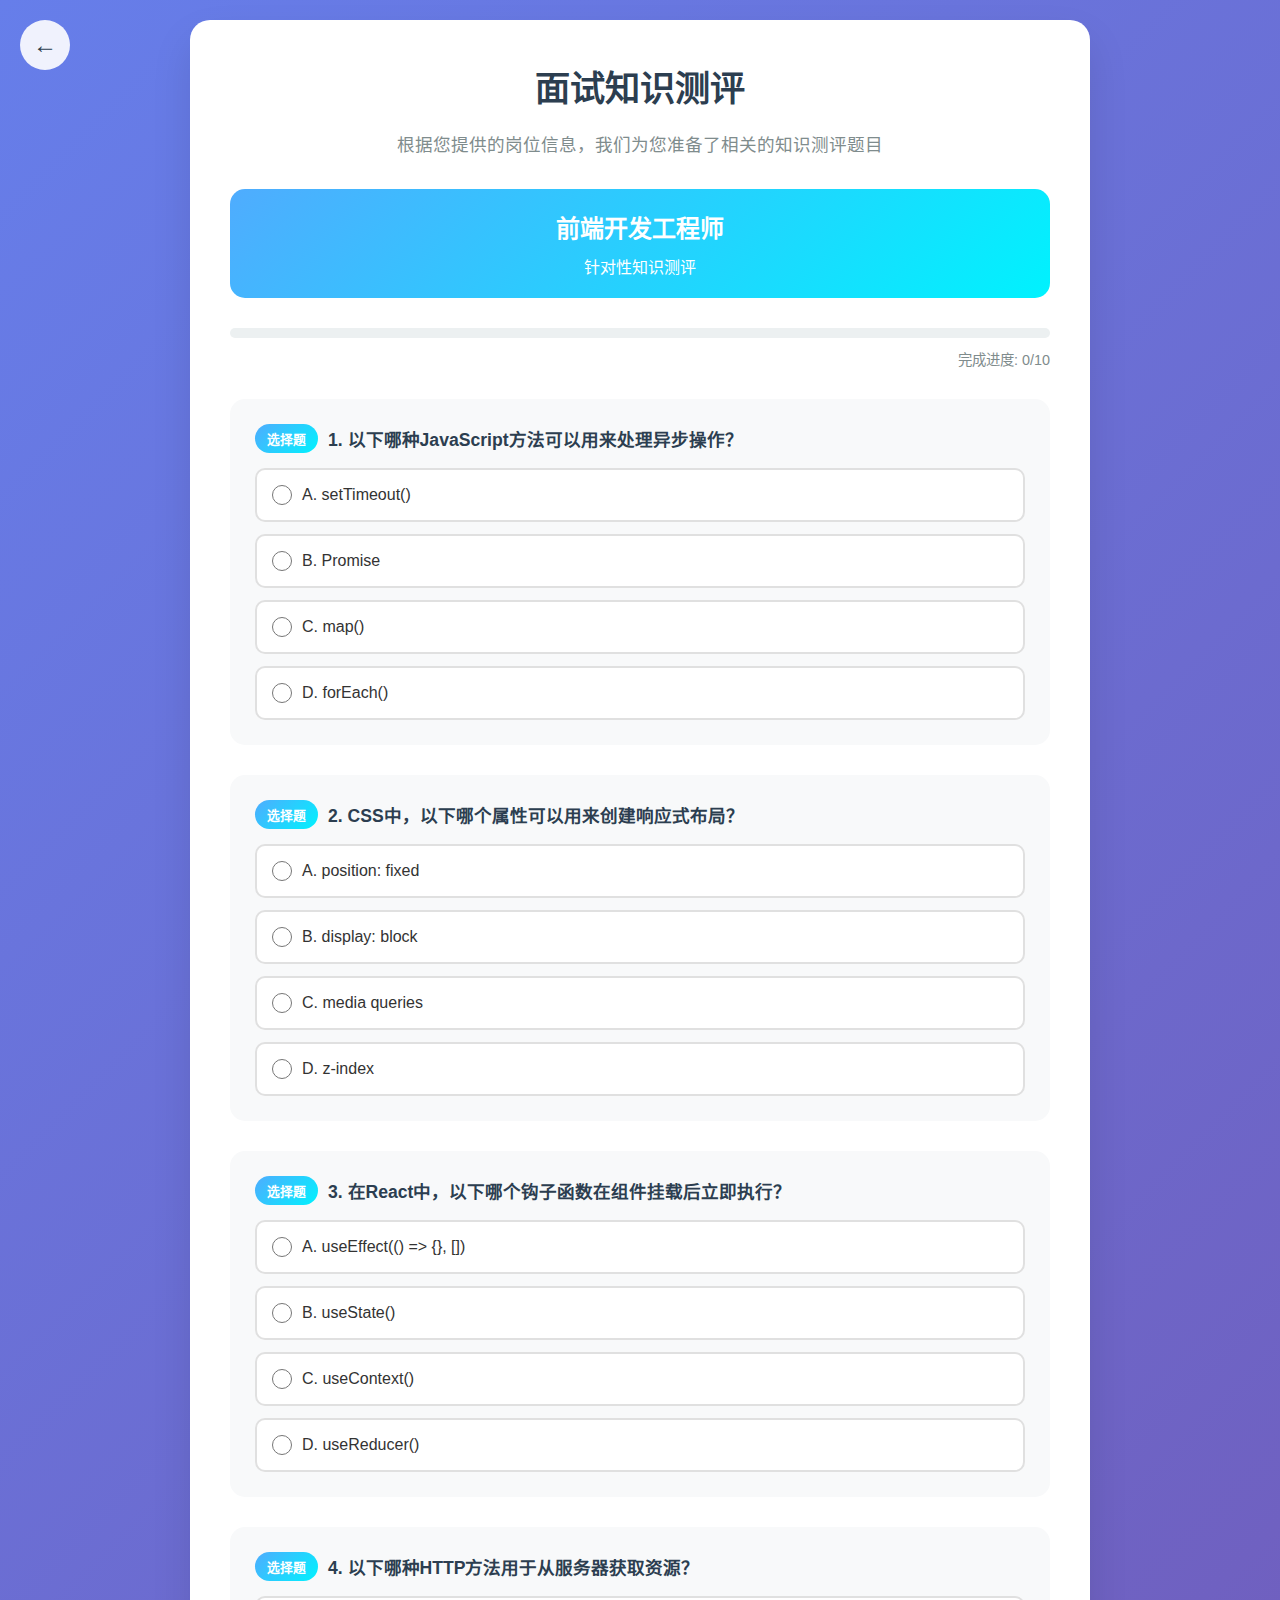
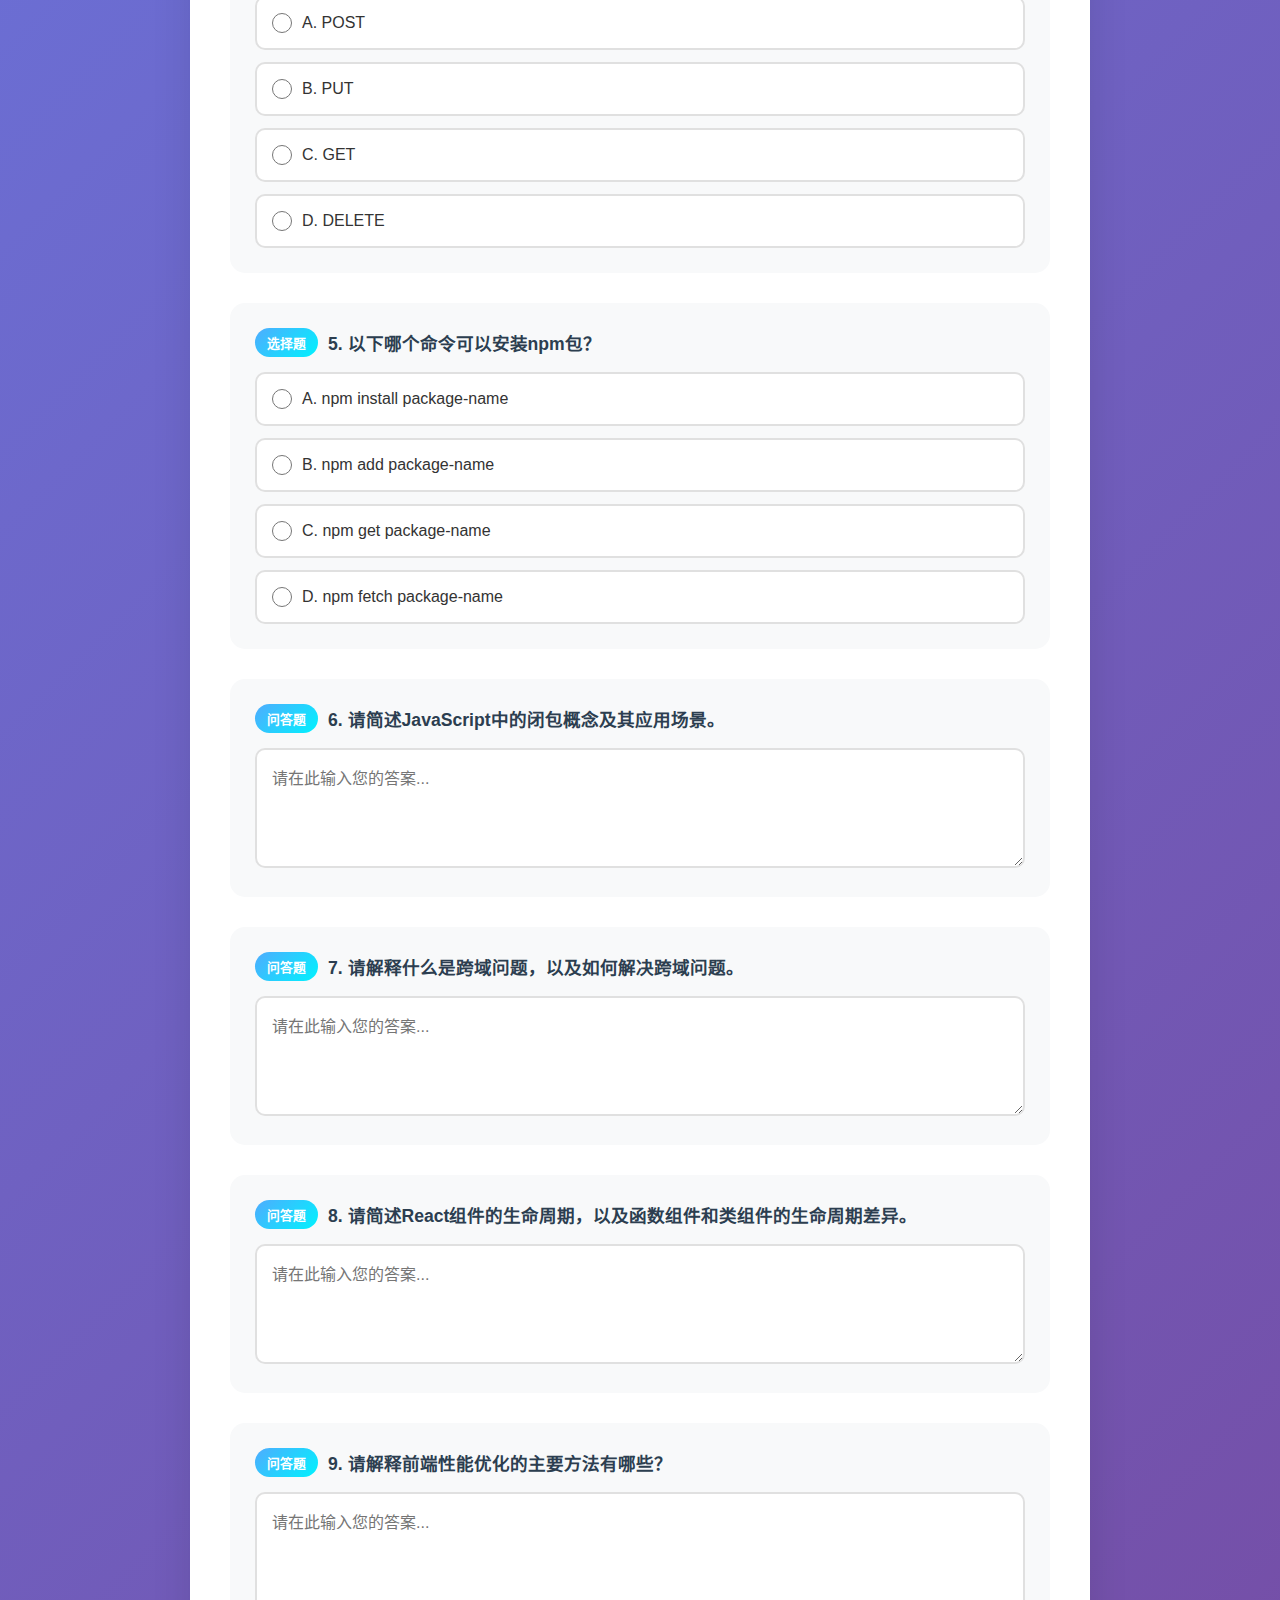
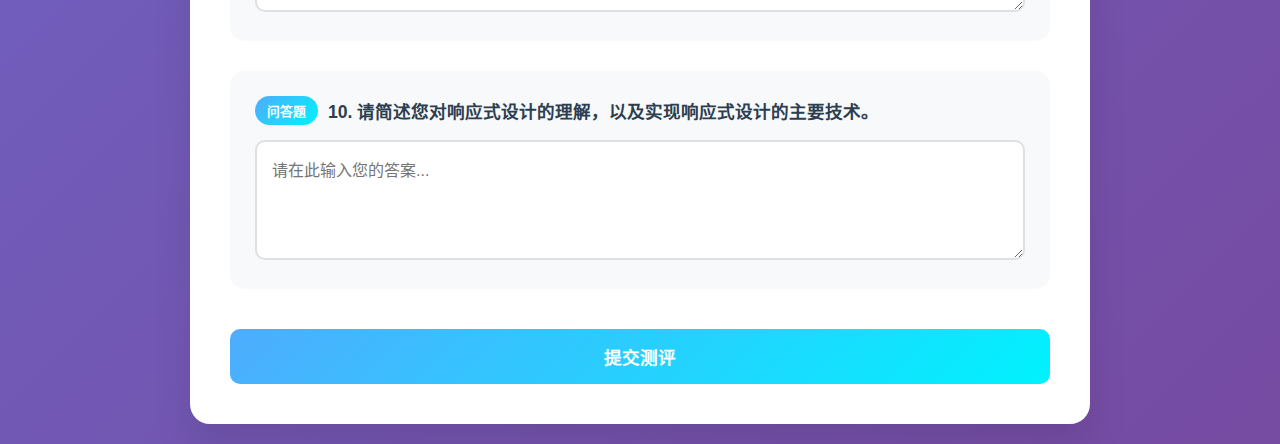
<file: quiz_page.html>
<!DOCTYPE html>
<html lang="zh-CN">
<head>
    <meta charset="UTF-8">
    <meta name="viewport" content="width=device-width, initial-scale=1.0, maximum-scale=1.0, user-scalable=no">
    <title>面试准备 - 知识测评</title>
    <style>
        /* 全局样式 */
        * {
            margin: 0;
            padding: 0;
            box-sizing: border-box;
            font-family: 'Microsoft YaHei', Arial, sans-serif;
        }
        
        body {
            background: linear-gradient(135deg, #667eea 0%, #764ba2 100%);
            min-height: 100vh;
            display: flex;
            flex-direction: column;
            justify-content: center;
            align-items: center;
            padding: 20px;
            color: #333;
        }
        
        /* 主容器 */
        .container {
            background-color: white;
            border-radius: 20px;
            padding: 40px;
            box-shadow: 0 20px 40px rgba(0, 0, 0, 0.1);
            max-width: 900px;
            width: 100%;
            overflow: hidden;
        }
        
        /* 标题样式 */
        .title {
            font-size: 2.2rem;
            margin-bottom: 20px;
            color: #2c3e50;
            font-weight: bold;
            text-align: center;
        }
        
        /* 副标题 */
        .subtitle {
            font-size: 1.1rem;
            margin-bottom: 30px;
            color: #7f8c8d;
            text-align: center;
            line-height: 1.6;
        }
        
        /* 岗位信息卡片 */
        .job-info {
            background: linear-gradient(135deg, #4facfe 0%, #00f2fe 100%);
            color: white;
            padding: 20px;
            border-radius: 15px;
            margin-bottom: 30px;
            text-align: center;
        }
        
        .job-title {
            font-size: 1.5rem;
            font-weight: bold;
            margin-bottom: 10px;
        }
        
        /* 进度条 */
        .progress-container {
            margin-bottom: 30px;
        }
        
        .progress-bar {
            width: 100%;
            height: 10px;
            background-color: #ecf0f1;
            border-radius: 5px;
            overflow: hidden;
            margin-bottom: 10px;
        }
        
        .progress-fill {
            height: 100%;
            background: linear-gradient(135deg, #4facfe 0%, #00f2fe 100%);
            transition: width 0.5s ease;
        }
        
        .progress-text {
            text-align: right;
            font-size: 0.9rem;
            color: #7f8c8d;
            font-weight: 500;
        }
        
        /* 问题容器 */
        .questions-container {
            display: flex;
            flex-direction: column;
            gap: 30px;
        }
        
        /* 问题卡片 */
        .question-card {
            background-color: #f8f9fa;
            border-radius: 15px;
            padding: 25px;
            transition: all 0.3s ease;
        }
        
        .question-card:hover {
            box-shadow: 0 5px 20px rgba(0, 0, 0, 0.1);
        }
        
        /* 问题标题 */
        .question-header {
            display: flex;
            align-items: center;
            gap: 10px;
            margin-bottom: 15px;
        }
        
        .question-type {
            background: linear-gradient(135deg, #4facfe 0%, #00f2fe 100%);
            color: white;
            padding: 5px 12px;
            border-radius: 20px;
            font-size: 0.8rem;
            font-weight: bold;
        }
        
        .question-title {
            font-size: 1.1rem;
            font-weight: bold;
            color: #2c3e50;
        }
        
        /* 选择题选项 */
        .options-container {
            display: flex;
            flex-direction: column;
            gap: 12px;
        }
        
        .option {
            background-color: white;
            border: 2px solid #e0e0e0;
            border-radius: 10px;
            padding: 15px;
            cursor: pointer;
            transition: all 0.3s ease;
            display: flex;
            align-items: center;
            gap: 10px;
        }
        
        .option:hover {
            border-color: #4facfe;
            background-color: #f0f7ff;
        }
        
        .option.selected {
            border-color: #4facfe;
            background-color: #f0f7ff;
        }
        
        .option input[type="radio"] {
            width: 20px;
            height: 20px;
            cursor: pointer;
        }
        
        .option label {
            cursor: pointer;
            flex: 1;
            font-size: 1rem;
        }
        
        /* 问答题文本域 */
        .essay-answer {
            width: 100%;
            min-height: 120px;
            padding: 15px;
            border: 2px solid #e0e0e0;
            border-radius: 10px;
            font-size: 1rem;
            font-family: inherit;
            resize: vertical;
            transition: all 0.3s ease;
        }
        
        .essay-answer:focus {
            outline: none;
            border-color: #4facfe;
            box-shadow: 0 0 0 3px rgba(79, 172, 254, 0.1);
        }
        
        /* 按钮容器 */
        .buttons-container {
            display: flex;
            justify-content: space-between;
            margin-top: 40px;
            gap: 20px;
        }
        
        /* 按钮样式 */
        .btn {
            padding: 15px 30px;
            font-size: 1.1rem;
            font-weight: bold;
            border: none;
            border-radius: 10px;
            cursor: pointer;
            transition: all 0.3s ease;
            flex: 1;
            text-align: center;
        }
        
        .btn-primary {
            background: linear-gradient(135deg, #4facfe 0%, #00f2fe 100%);
            color: white;
        }
        
        .btn-primary:hover {
            transform: translateY(-3px);
            box-shadow: 0 10px 20px rgba(79, 172, 254, 0.4);
        }
        
        .btn-secondary {
            background: linear-gradient(135deg, #fa709a 0%, #fee140 100%);
            color: #2c3e50;
        }
        
        .btn-secondary:hover {
            transform: translateY(-3px);
            box-shadow: 0 10px 20px rgba(250, 112, 154, 0.4);
        }
        
        /* 结果页面 */
        .results-container {
            display: none;
        }
        
        .results-header {
            text-align: center;
            margin-bottom: 30px;
        }
        
        .score-display {
            font-size: 3rem;
            font-weight: bold;
            color: #4facfe;
            margin: 20px 0;
        }
        
        .score-message {
            font-size: 1.2rem;
            color: #2c3e50;
            margin-bottom: 10px;
        }
        
        .results-details {
            display: flex;
            flex-direction: column;
            gap: 20px;
        }
        
        .result-card {
            background-color: #f8f9fa;
            border-radius: 15px;
            padding: 20px;
            border-left: 5px solid #4facfe;
        }
        
        .result-question {
            font-weight: bold;
            margin-bottom: 10px;
            color: #2c3e50;
        }
        
        .result-answer {
            margin-bottom: 10px;
            padding-left: 15px;
            border-left: 2px solid #e0e0e0;
        }
        
        .result-correct {
            color: #27ae60;
            font-weight: 500;
        }
        
        .result-incorrect {
            color: #e74c3c;
            font-weight: 500;
        }
        
        .correct-answer {
            background-color: #e8f5e9;
            padding: 10px;
            border-radius: 5px;
            margin-top: 10px;
            border-left: 3px solid #27ae60;
        }
        
        /* 返回按钮 */
        .back-button {
            position: absolute;
            top: 20px;
            left: 20px;
            background: rgba(255, 255, 255, 0.9);
            border: none;
            border-radius: 50%;
            width: 50px;
            height: 50px;
            font-size: 1.5rem;
            cursor: pointer;
            display: flex;
            justify-content: center;
            align-items: center;
            transition: all 0.3s ease;
            color: #2c3e50;
        }
        
        .back-button:hover {
            background: white;
            transform: scale(1.1);
            box-shadow: 0 5px 15px rgba(0, 0, 0, 0.1);
        }
        
        /* 响应式调整 */
        @media (max-width: 768px) {
            .container {
                padding: 30px 20px;
            }
            
            .title {
                font-size: 1.8rem;
            }
            
            .job-title {
                font-size: 1.3rem;
            }
            
            .back-button {
                width: 40px;
                height: 40px;
                font-size: 1.2rem;
                top: 15px;
                left: 15px;
            }
            
            .buttons-container {
                flex-direction: column;
            }
            
            .score-display {
                font-size: 2.5rem;
            }
        }
        
        /* 动画效果 */
        @keyframes fadeIn {
            from {
                opacity: 0;
                transform: translateY(20px);
            }
            to {
                opacity: 1;
                transform: translateY(0);
            }
        }
        
        .container {
            animation: fadeIn 0.5s ease-out;
        }
        
        .question-card {
            animation: fadeIn 0.5s ease-out;
            animation-fill-mode: both;
        }
        
        .question-card:nth-child(1) { animation-delay: 0.1s; }
        .question-card:nth-child(2) { animation-delay: 0.2s; }
        .question-card:nth-child(3) { animation-delay: 0.3s; }
        .question-card:nth-child(4) { animation-delay: 0.4s; }
        .question-card:nth-child(5) { animation-delay: 0.5s; }
        .question-card:nth-child(6) { animation-delay: 0.6s; }
        .question-card:nth-child(7) { animation-delay: 0.7s; }
        .question-card:nth-child(8) { animation-delay: 0.8s; }
        .question-card:nth-child(9) { animation-delay: 0.9s; }
        .question-card:nth-child(10) { animation-delay: 1.0s; }
    </style>
</head>
<body>
    <!-- 返回按钮 -->
    <button class="back-button" onclick="window.location.href='before_interview.html'">
        ←
    </button>
    
    <div class="container">
        <h1 class="title">面试知识测评</h1>
        <p class="subtitle">根据您提供的岗位信息，我们为您准备了相关的知识测评题目</p>
        
        <!-- 岗位信息 -->
        <div class="job-info">
            <div class="job-title" id="displayJobTitle">前端开发工程师</div>
            <div>针对性知识测评</div>
        </div>
        
        <!-- 答题页面 -->
        <div class="quiz-container">
            <!-- 进度条 -->
            <div class="progress-container">
                <div class="progress-bar">
                    <div class="progress-fill" id="progressBar" style="width: 0%"></div>
                </div>
                <div class="progress-text" id="progressText">完成进度: 0/10</div>
            </div>
            
            <!-- 问题列表 -->
            <div class="questions-container" id="questionsContainer">
                <!-- 选择题 1 -->
                <div class="question-card">
                    <div class="question-header">
                        <span class="question-type">选择题</span>
                        <span class="question-title">1. 以下哪种JavaScript方法可以用来处理异步操作？</span>
                    </div>
                    <div class="options-container">
                        <div class="option">
                            <input type="radio" name="q1" value="A" id="q1a">
                            <label for="q1a">A. setTimeout()</label>
                        </div>
                        <div class="option">
                            <input type="radio" name="q1" value="B" id="q1b">
                            <label for="q1b">B. Promise</label>
                        </div>
                        <div class="option">
                            <input type="radio" name="q1" value="C" id="q1c">
                            <label for="q1c">C. map()</label>
                        </div>
                        <div class="option">
                            <input type="radio" name="q1" value="D" id="q1d">
                            <label for="q1d">D. forEach()</label>
                        </div>
                    </div>
                </div>
                
                <!-- 选择题 2 -->
                <div class="question-card">
                    <div class="question-header">
                        <span class="question-type">选择题</span>
                        <span class="question-title">2. CSS中，以下哪个属性可以用来创建响应式布局？</span>
                    </div>
                    <div class="options-container">
                        <div class="option">
                            <input type="radio" name="q2" value="A" id="q2a">
                            <label for="q2a">A. position: fixed</label>
                        </div>
                        <div class="option">
                            <input type="radio" name="q2" value="B" id="q2b">
                            <label for="q2b">B. display: block</label>
                        </div>
                        <div class="option">
                            <input type="radio" name="q2" value="C" id="q2c">
                            <label for="q2c">C. media queries</label>
                        </div>
                        <div class="option">
                            <input type="radio" name="q2" value="D" id="q2d">
                            <label for="q2d">D. z-index</label>
                        </div>
                    </div>
                </div>
                
                <!-- 选择题 3 -->
                <div class="question-card">
                    <div class="question-header">
                        <span class="question-type">选择题</span>
                        <span class="question-title">3. 在React中，以下哪个钩子函数在组件挂载后立即执行？</span>
                    </div>
                    <div class="options-container">
                        <div class="option">
                            <input type="radio" name="q3" value="A" id="q3a">
                            <label for="q3a">A. useEffect(() => {}, [])</label>
                        </div>
                        <div class="option">
                            <input type="radio" name="q3" value="B" id="q3b">
                            <label for="q3b">B. useState()</label>
                        </div>
                        <div class="option">
                            <input type="radio" name="q3" value="C" id="q3c">
                            <label for="q3c">C. useContext()</label>
                        </div>
                        <div class="option">
                            <input type="radio" name="q3" value="D" id="q3d">
                            <label for="q3d">D. useReducer()</label>
                        </div>
                    </div>
                </div>
                
                <!-- 选择题 4 -->
                <div class="question-card">
                    <div class="question-header">
                        <span class="question-type">选择题</span>
                        <span class="question-title">4. 以下哪种HTTP方法用于从服务器获取资源？</span>
                    </div>
                    <div class="options-container">
                        <div class="option">
                            <input type="radio" name="q4" value="A" id="q4a">
                            <label for="q4a">A. POST</label>
                        </div>
                        <div class="option">
                            <input type="radio" name="q4" value="B" id="q4b">
                            <label for="q4b">B. PUT</label>
                        </div>
                        <div class="option">
                            <input type="radio" name="q4" value="C" id="q4c">
                            <label for="q4c">C. GET</label>
                        </div>
                        <div class="option">
                            <input type="radio" name="q4" value="D" id="q4d">
                            <label for="q4d">D. DELETE</label>
                        </div>
                    </div>
                </div>
                
                <!-- 选择题 5 -->
                <div class="question-card">
                    <div class="question-header">
                        <span class="question-type">选择题</span>
                        <span class="question-title">5. 以下哪个命令可以安装npm包？</span>
                    </div>
                    <div class="options-container">
                        <div class="option">
                            <input type="radio" name="q5" value="A" id="q5a">
                            <label for="q5a">A. npm install package-name</label>
                        </div>
                        <div class="option">
                            <input type="radio" name="q5" value="B" id="q5b">
                            <label for="q5b">B. npm add package-name</label>
                        </div>
                        <div class="option">
                            <input type="radio" name="q5" value="C" id="q5c">
                            <label for="q5c">C. npm get package-name</label>
                        </div>
                        <div class="option">
                            <input type="radio" name="q5" value="D" id="q5d">
                            <label for="q5d">D. npm fetch package-name</label>
                        </div>
                    </div>
                </div>
                
                <!-- 问答题 1 -->
                <div class="question-card">
                    <div class="question-header">
                        <span class="question-type">问答题</span>
                        <span class="question-title">6. 请简述JavaScript中的闭包概念及其应用场景。</span>
                    </div>
                    <textarea class="essay-answer" name="q6" placeholder="请在此输入您的答案..."></textarea>
                </div>
                
                <!-- 问答题 2 -->
                <div class="question-card">
                    <div class="question-header">
                        <span class="question-type">问答题</span>
                        <span class="question-title">7. 请解释什么是跨域问题，以及如何解决跨域问题。</span>
                    </div>
                    <textarea class="essay-answer" name="q7" placeholder="请在此输入您的答案..."></textarea>
                </div>
                
                <!-- 问答题 3 -->
                <div class="question-card">
                    <div class="question-header">
                        <span class="question-type">问答题</span>
                        <span class="question-title">8. 请简述React组件的生命周期，以及函数组件和类组件的生命周期差异。</span>
                    </div>
                    <textarea class="essay-answer" name="q8" placeholder="请在此输入您的答案..."></textarea>
                </div>
                
                <!-- 问答题 4 -->
                <div class="question-card">
                    <div class="question-header">
                        <span class="question-type">问答题</span>
                        <span class="question-title">9. 请解释前端性能优化的主要方法有哪些？</span>
                    </div>
                    <textarea class="essay-answer" name="q9" placeholder="请在此输入您的答案..."></textarea>
                </div>
                
                <!-- 问答题 5 -->
                <div class="question-card">
                    <div class="question-header">
                        <span class="question-type">问答题</span>
                        <span class="question-title">10. 请简述您对响应式设计的理解，以及实现响应式设计的主要技术。</span>
                    </div>
                    <textarea class="essay-answer" name="q10" placeholder="请在此输入您的答案..."></textarea>
                </div>
            </div>
            
            <!-- 按钮 -->
                <div class="buttons-container">
                    <button class="btn btn-primary" id="submitBtn">提交测评</button>
                </div>
        </div>
        
        <!-- 结果页面 -->
        <div class="results-container" id="resultsContainer">
            <div class="results-header">
                <h2>测评完成！</h2>
                <div class="score-display" id="scoreDisplay">0/10</div>
                <div class="score-message" id="scoreMessage">继续努力，您还有提升空间！</div>
            </div>
            
            <div class="results-details" id="resultsDetails">
                <!-- 结果将通过JavaScript动态生成 -->
            </div>
            
            <div class="buttons-container">
                <button class="btn btn-primary" onclick="window.location.reload()">重新测评</button>
                <button class="btn btn-secondary" onclick="window.location.href='before_interview.html'">返回准备页面</button>
            </div>
        </div>
    </div>

    <script>
        // 获取DOM元素
        const questionsContainer = document.getElementById('questionsContainer');
        const resultsContainer = document.getElementById('resultsContainer');
        const progressBar = document.getElementById('progressBar');
        const progressText = document.getElementById('progressText');
        const submitBtn = document.getElementById('submitBtn');
        const saveBtn = document.getElementById('saveBtn');
        const scoreDisplay = document.getElementById('scoreDisplay');
        const scoreMessage = document.getElementById('scoreMessage');
        const resultsDetails = document.getElementById('resultsDetails');
        const displayJobTitle = document.getElementById('displayJobTitle');
        
        // 正确答案
        const correctAnswers = {
            q1: 'B',
            q2: 'C',
            q3: 'A',
            q4: 'C',
            q5: 'A'
        };
        
        // 页面加载时从URL参数或localStorage获取岗位信息
        function loadJobInfo() {
            // 从URL参数获取
            const urlParams = new URLSearchParams(window.location.search);
            const jobTitle = urlParams.get('jobTitle');
            
            // 如果URL参数中没有，则从localStorage获取
            const storedJobTitle = localStorage.getItem('interviewJobTitle');
            
            if (jobTitle) {
                displayJobTitle.textContent = jobTitle;
            } else if (storedJobTitle) {
                displayJobTitle.textContent = storedJobTitle;
            }
            
            // 尝试根据岗位信息调整题目（简化版）
            adjustQuestionsBasedOnJobTitle(displayJobTitle.textContent);
        }
        
        // 根据岗位调整题目（简化版，实际项目中可以根据不同岗位生成不同题目）
        function adjustQuestionsBasedOnJobTitle(jobTitle) {
            // 这里可以根据不同的岗位关键词调整题目内容
            // 例如：如果是产品经理岗位，可以替换为产品相关题目
            if (jobTitle.includes('产品') || jobTitle.includes('经理')) {
                // 简单演示：修改部分题目
                const questionTitles = document.querySelectorAll('.question-title');
                if (questionTitles.length > 2) {
                    questionTitles[2].textContent = '3. 在产品管理中，以下哪个阶段通常在需求分析之后？';
                    
                    // 相应地修改选项
                    const options = document.querySelectorAll('.question-card:nth-child(3) .option label');
                    if (options.length >= 4) {
                        options[0].textContent = 'A. 产品设计';
                        options[1].textContent = 'B. 项目启动';
                        options[2].textContent = 'C. 产品发布';
                        options[3].textContent = 'D. 产品下线';
                    }
                    
                    // 更新正确答案
                    correctAnswers.q3 = 'A';
                }
            }
        }
        
        // 更新进度条
        function updateProgress() {
            let answeredCount = 0;
            
            // 检查选择题
            for (let i = 1; i <= 5; i++) {
                const questionName = 'q' + i;
                const selectedOption = document.querySelector(`input[name="${questionName}"]:checked`);
                if (selectedOption) {
                    answeredCount++;
                }
            }
            
            // 检查问答题
            for (let i = 6; i <= 10; i++) {
                const questionName = 'q' + i;
                const textarea = document.querySelector(`textarea[name="${questionName}"]`);
                if (textarea && textarea.value.trim() !== '') {
                    answeredCount++;
                }
            }
            
            // 更新进度条和文本
            const progressPercentage = (answeredCount / 10) * 100;
            progressBar.style.width = progressPercentage + '%';
            progressText.textContent = `完成进度: ${answeredCount}/10`;
        }
        
        // 保存答案
        function saveAnswers() {
            const answers = {};
            
            // 保存选择题答案
            for (let i = 1; i <= 5; i++) {
                const questionName = 'q' + i;
                const selectedOption = document.querySelector(`input[name="${questionName}"]:checked`);
                answers[questionName] = selectedOption ? selectedOption.value : '';
            }
            
            // 保存问答题答案
            for (let i = 6; i <= 10; i++) {
                const questionName = 'q' + i;
                const textarea = document.querySelector(`textarea[name="${questionName}"]`);
                answers[questionName] = textarea ? textarea.value : '';
            }
            
            // 保存到localStorage
            localStorage.setItem('quizAnswers', JSON.stringify(answers));
            
            // 显示保存成功提示
            alert('答案已保存！');
        }
        
        // 加载保存的答案
        function loadSavedAnswers() {
            const savedAnswers = localStorage.getItem('quizAnswers');
            if (savedAnswers) {
                const answers = JSON.parse(savedAnswers);
                
                // 加载选择题答案
                for (let i = 1; i <= 5; i++) {
                    const questionName = 'q' + i;
                    if (answers[questionName]) {
                        const radio = document.querySelector(`input[name="${questionName}"][value="${answers[questionName]}"]`);
                        if (radio) {
                            radio.checked = true;
                        }
                    }
                }
                
                // 加载问答题答案
                for (let i = 6; i <= 10; i++) {
                    const questionName = 'q' + i;
                    if (answers[questionName]) {
                        const textarea = document.querySelector(`textarea[name="${questionName}"]`);
                        if (textarea) {
                            textarea.value = answers[questionName];
                        }
                    }
                }
                
                // 更新进度
                updateProgress();
            }
        }
        
        // 提交测评
        function submitQuiz() {
            // 检查是否所有题目都已回答
            let answeredCount = 0;
            for (let i = 1; i <= 10; i++) {
                const questionName = 'q' + i;
                if (i <= 5) {
                    // 选择题
                    const selectedOption = document.querySelector(`input[name="${questionName}"]:checked`);
                    if (selectedOption) answeredCount++;
                } else {
                    // 问答题
                    const textarea = document.querySelector(`textarea[name="${questionName}"]`);
                    if (textarea && textarea.value.trim() !== '') answeredCount++;
                }
            }
            
            if (answeredCount < 10) {
                if (!confirm(`您还有 ${10 - answeredCount} 道题未完成，确定要提交吗？`)) {
                    return;
                }
            }
            
            // 计算得分
            let score = 0;
            for (let i = 1; i <= 5; i++) {
                const questionName = 'q' + i;
                const selectedOption = document.querySelector(`input[name="${questionName}"]:checked`);
                if (selectedOption && selectedOption.value === correctAnswers[questionName]) {
                    score++;
                }
            }
            
            // 保存用户答案到localStorage
            const answers = {};
            for (let i = 1; i <= 10; i++) {
                const questionName = 'q' + i;
                if (i <= 5) {
                    const selectedOption = document.querySelector(`input[name="${questionName}"]:checked`);
                    answers[questionName] = selectedOption ? selectedOption.value : '';
                } else {
                    const textarea = document.querySelector(`textarea[name="${questionName}"]`);
                    answers[questionName] = textarea ? textarea.value : '';
                }
            }
            localStorage.setItem('quizAnswers', JSON.stringify(answers));
            localStorage.setItem('quizScore', score.toString());
            
            // 跳转到结果页面
            const jobTitle = document.getElementById('displayJobTitle').textContent;
            window.location.href = `quiz_results.html?score=${score}&jobTitle=${encodeURIComponent(jobTitle)}`;
        }
        
        // 生成结果详情
        function generateResultsDetails(score) {
            resultsDetails.innerHTML = '';
            
            // 显示选择题结果
            for (let i = 1; i <= 5; i++) {
                const questionName = 'q' + i;
                const questionCard = document.querySelector(`.question-card:nth-child(${i})`);
                const questionTitle = questionCard.querySelector('.question-title').textContent;
                const selectedOption = document.querySelector(`input[name="${questionName}"]:checked`);
                const isCorrect = selectedOption && selectedOption.value === correctAnswers[questionName];
                
                const resultCard = document.createElement('div');
                resultCard.className = 'result-card';
                
                resultCard.innerHTML = `
                    <div class="result-question">${questionTitle}</div>
                    <div class="result-answer">
                        <strong>您的答案：</strong>${selectedOption ? selectedOption.value : '未作答'}
                        <span class="${isCorrect ? 'result-correct' : 'result-incorrect'}">
                            ${isCorrect ? ' ✅ 正确' : ' ❌ 错误'}
                        </span>
                    </div>
                    <div class="correct-answer">
                        <strong>正确答案：</strong>${correctAnswers[questionName]}
                    </div>
                `;
                
                resultsDetails.appendChild(resultCard);
            }
            
            // 显示问答题提交提示
            const essayHintCard = document.createElement('div');
            essayHintCard.className = 'result-card';
            essayHintCard.innerHTML = `
                <div class="result-question">问答题提交成功</div>
                <div class="result-answer">
                    <p>您的问答题答案已提交。这些问题需要根据面试岗位的具体要求进行评估。</p>
                    <p>建议您回顾自己的回答，检查是否涵盖了关键知识点，以及表达是否清晰准确。</p>
                </div>
            `;
            
            resultsDetails.appendChild(essayHintCard);
        }
        
        // 事件监听器
        function setupEventListeners() {
            // 选择题选项点击
            const options = document.querySelectorAll('.option');
            options.forEach(option => {
                option.addEventListener('click', function() {
                    // 移除同组其他选项的选中状态
                    const radio = this.querySelector('input[type="radio"]');
                    const name = radio.name;
                    
                    document.querySelectorAll(`input[name="${name}"]`).forEach(r => {
                        r.parentElement.classList.remove('selected');
                    });
                    
                    // 添加当前选项的选中状态
                    this.classList.add('selected');
                    updateProgress();
                });
            });
            
            // 问答题输入
            const textareas = document.querySelectorAll('.essay-answer');
            textareas.forEach(textarea => {
                textarea.addEventListener('input', updateProgress);
            });
            
            // 初始化时不再加载保存的答案
            // loadSavedAnswers();
            
            // 移除updateProgress函数调用，因为不再需要实时更新进度
            
            // 提交按钮
            submitBtn.addEventListener('click', submitQuiz);
        }
        
        // 初始化
        function init() {
            loadJobInfo();
            loadSavedAnswers();
            setupEventListeners();
        }
        
        // 页面加载完成后初始化
        window.addEventListener('DOMContentLoaded', init);
    </script>
</body>
</html>
</file>
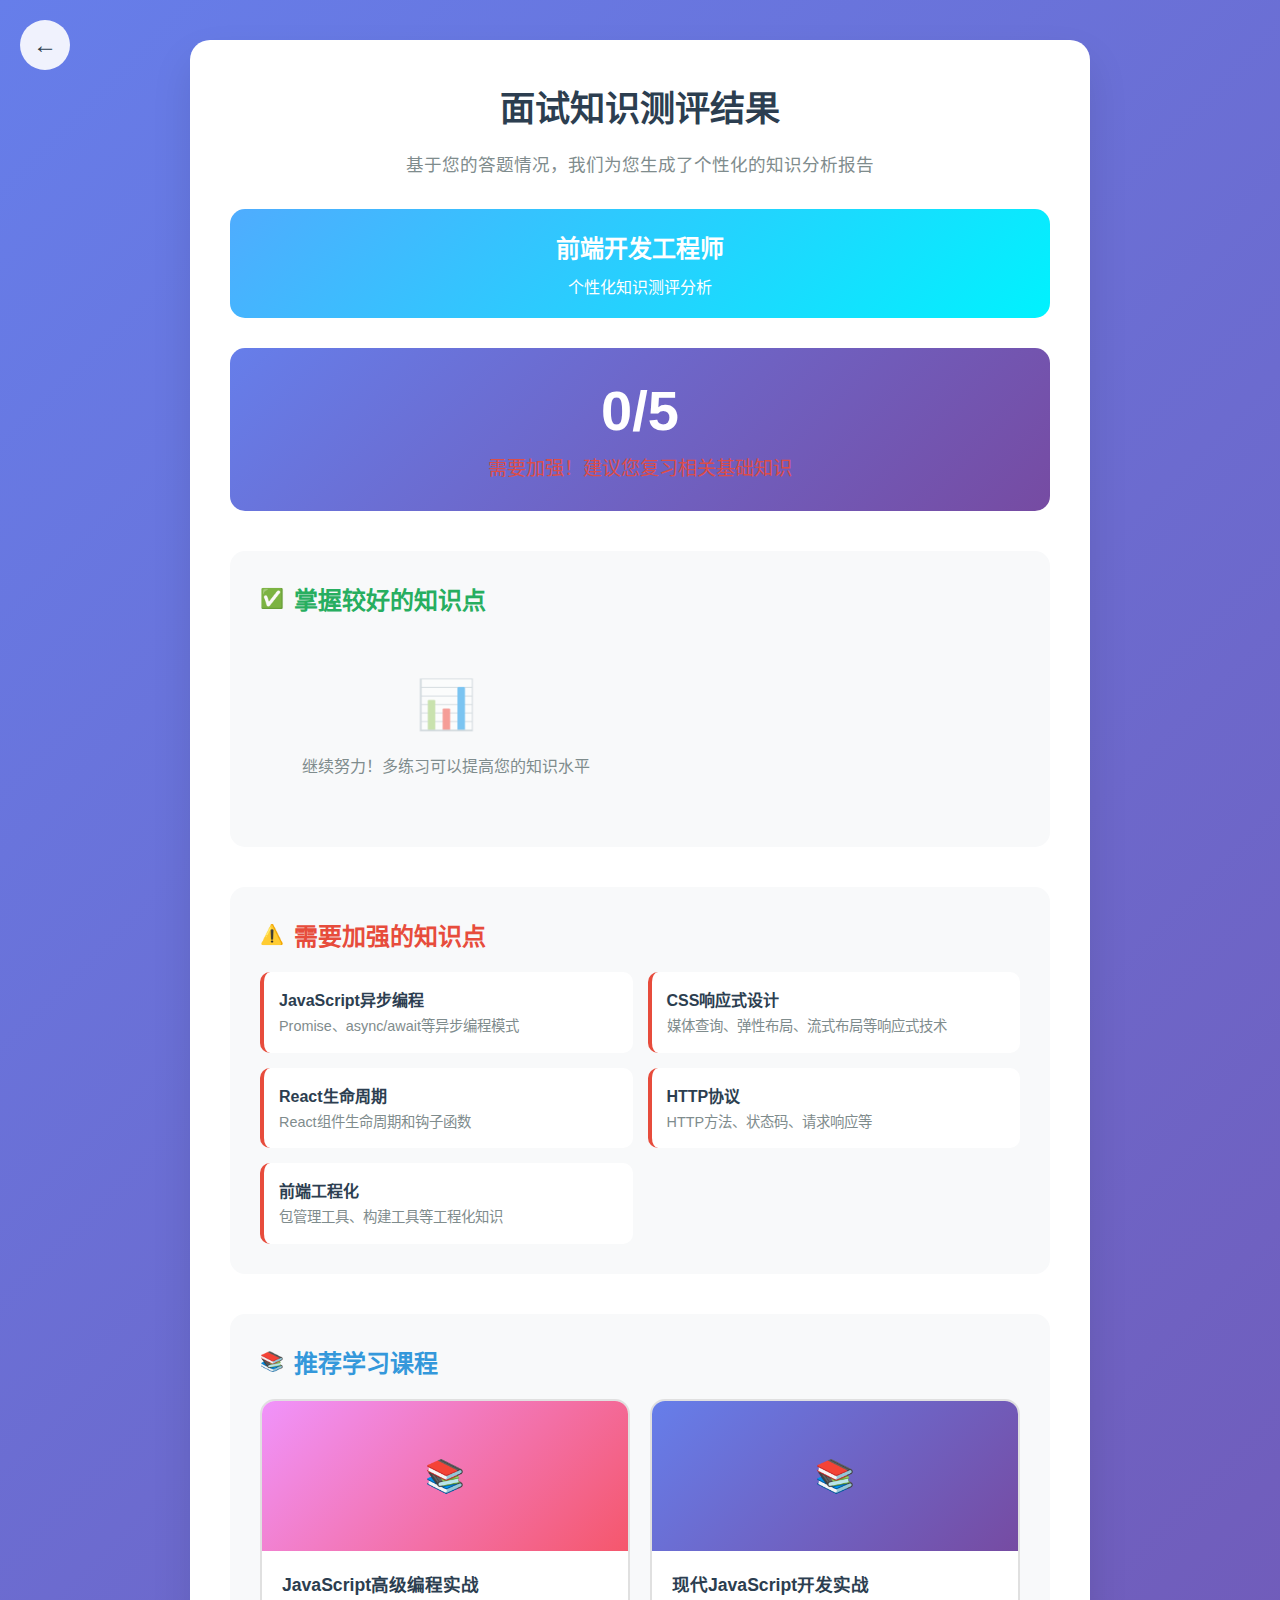
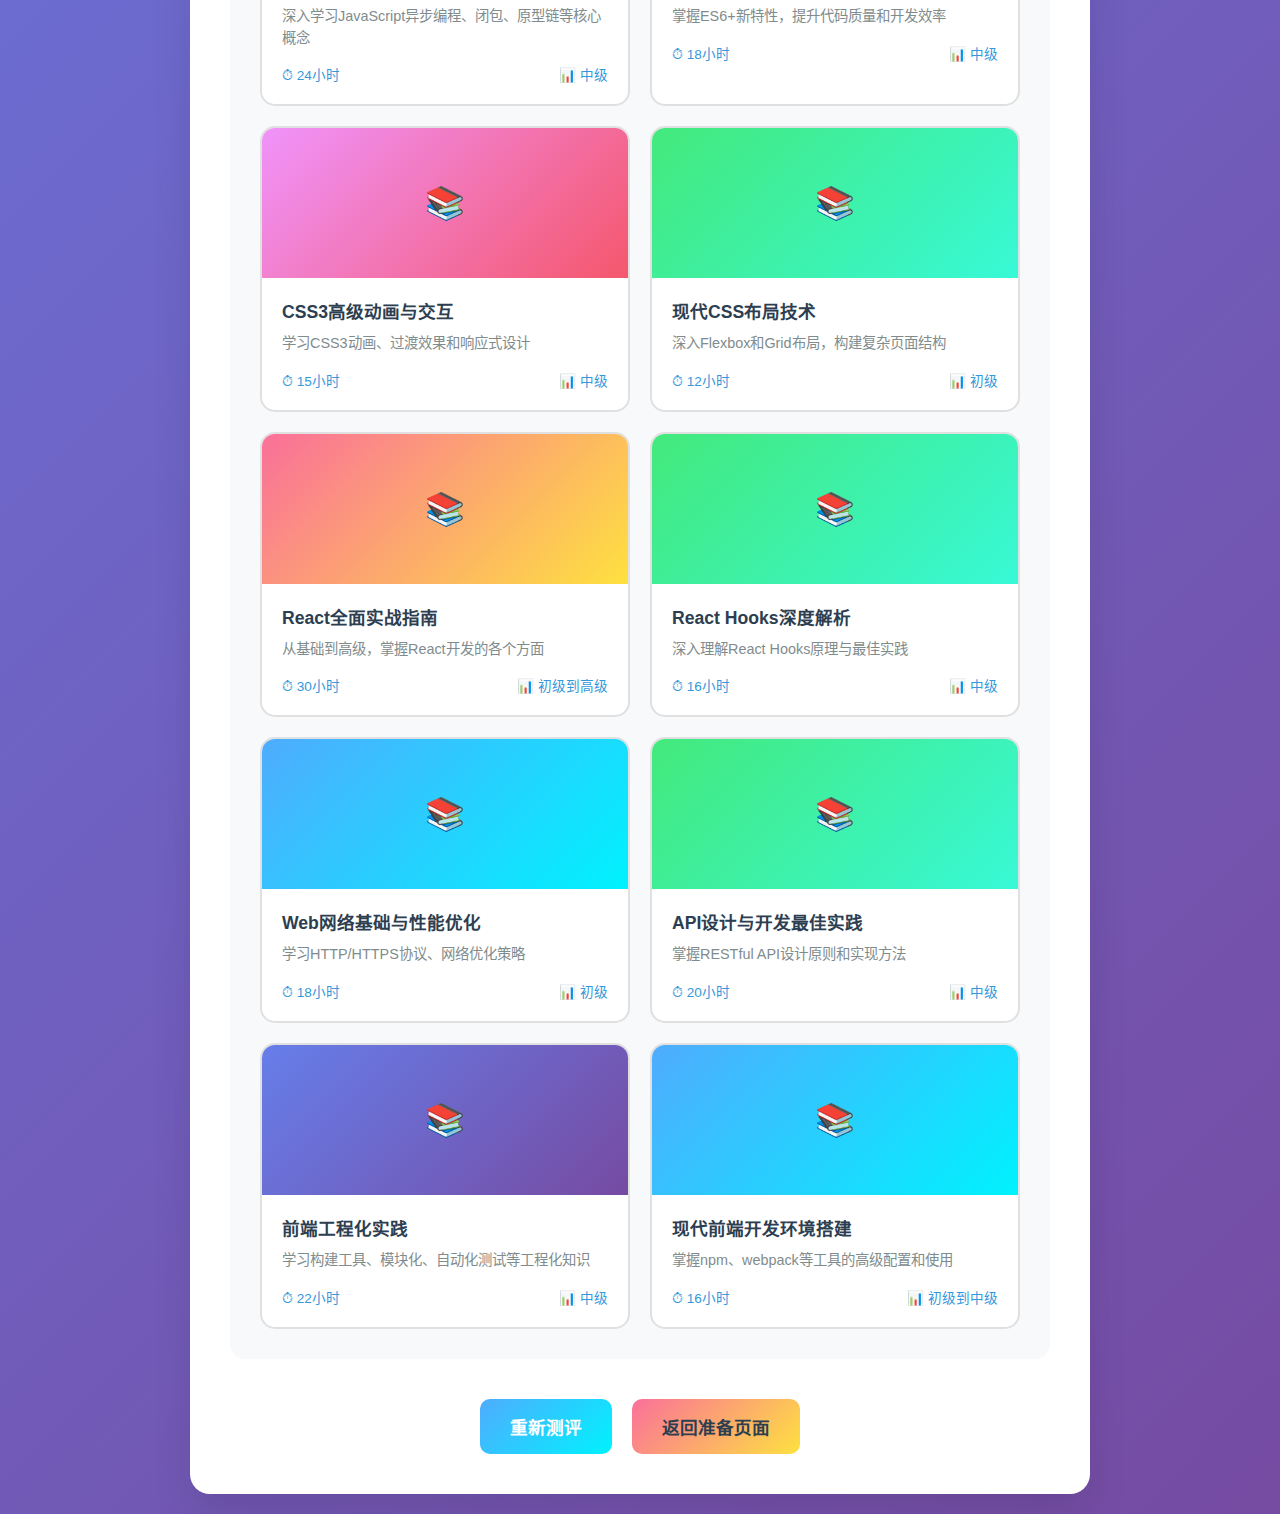
<file: quiz_results.html>
<!DOCTYPE html>
<html lang="zh-CN">
<head>
    <meta charset="UTF-8">
    <meta name="viewport" content="width=device-width, initial-scale=1.0, maximum-scale=1.0, user-scalable=no">
    <title>面试知识测评 - 结果分析</title>
    <style>
        /* 全局样式 */
        * {
            margin: 0;
            padding: 0;
            box-sizing: border-box;
            font-family: 'Microsoft YaHei', Arial, sans-serif;
        }
        
        body {
            background: linear-gradient(135deg, #667eea 0%, #764ba2 100%);
            min-height: 100vh;
            display: flex;
            flex-direction: column;
            align-items: center;
            padding: 20px;
            color: #333;
        }
        
        /* 主容器 */
        .container {
            background-color: white;
            border-radius: 20px;
            padding: 40px;
            box-shadow: 0 20px 40px rgba(0, 0, 0, 0.1);
            max-width: 900px;
            width: 100%;
            margin-top: 20px;
        }
        
        /* 标题样式 */
        .title {
            font-size: 2.2rem;
            margin-bottom: 20px;
            color: #2c3e50;
            font-weight: bold;
            text-align: center;
        }
        
        /* 副标题 */
        .subtitle {
            font-size: 1.1rem;
            margin-bottom: 30px;
            color: #7f8c8d;
            text-align: center;
            line-height: 1.6;
        }
        
        /* 岗位信息卡片 */
        .job-info {
            background: linear-gradient(135deg, #4facfe 0%, #00f2fe 100%);
            color: white;
            padding: 20px;
            border-radius: 15px;
            margin-bottom: 30px;
            text-align: center;
        }
        
        .job-title {
            font-size: 1.5rem;
            font-weight: bold;
            margin-bottom: 10px;
        }
        
        /* 总分卡片 */
        .score-card {
            background: linear-gradient(135deg, #667eea 0%, #764ba2 100%);
            color: white;
            padding: 30px;
            border-radius: 15px;
            text-align: center;
            margin-bottom: 40px;
        }
        
        .score-number {
            font-size: 3.5rem;
            font-weight: bold;
            margin-bottom: 10px;
        }
        
        .score-label {
            font-size: 1.2rem;
            opacity: 0.9;
        }
        
        /* 内容部分 */
        .section {
            margin-bottom: 40px;
            background-color: #f8f9fa;
            border-radius: 15px;
            padding: 30px;
            transition: transform 0.3s ease, box-shadow 0.3s ease;
        }
        
        .section:hover {
            transform: translateY(-5px);
            box-shadow: 0 10px 30px rgba(0, 0, 0, 0.1);
        }
        
        .section-title {
            font-size: 1.5rem;
            font-weight: bold;
            margin-bottom: 20px;
            display: flex;
            align-items: center;
            gap: 10px;
        }
        
        .good-section .section-title {
            color: #27ae60;
        }
        
        .weak-section .section-title {
            color: #e74c3c;
        }
        
        .courses-section .section-title {
            color: #3498db;
        }
        
        /* 知识点列表 */
        .knowledge-list {
            display: grid;
            grid-template-columns: repeat(auto-fill, minmax(250px, 1fr));
            gap: 15px;
        }
        
        .knowledge-item {
            background-color: white;
            padding: 15px;
            border-radius: 10px;
            border-left: 4px solid #27ae60;
            transition: all 0.3s ease;
        }
        
        .good-section .knowledge-item {
            border-left-color: #27ae60;
        }
        
        .weak-section .knowledge-item {
            border-left-color: #e74c3c;
        }
        
        .knowledge-item:hover {
            transform: translateX(5px);
            box-shadow: 0 5px 15px rgba(0, 0, 0, 0.1);
        }
        
        .knowledge-item-title {
            font-weight: bold;
            margin-bottom: 5px;
            color: #2c3e50;
        }
        
        .knowledge-item-description {
            font-size: 0.9rem;
            color: #7f8c8d;
            line-height: 1.5;
        }
        
        /* 课程推荐卡片 */
        .courses-container {
            display: grid;
            grid-template-columns: repeat(auto-fill, minmax(250px, 1fr));
            gap: 20px;
        }
        
        .course-card {
            background-color: white;
            border-radius: 15px;
            overflow: hidden;
            transition: all 0.3s ease;
            border: 2px solid #e0e0e0;
        }
        
        .course-card:hover {
            transform: translateY(-5px);
            box-shadow: 0 10px 20px rgba(0, 0, 0, 0.1);
            border-color: #3498db;
        }
        
        .course-image {
            height: 150px;
            background: linear-gradient(135deg, #4facfe 0%, #00f2fe 100%);
            display: flex;
            align-items: center;
            justify-content: center;
            color: white;
            font-size: 2rem;
        }
        
        .course-content {
            padding: 20px;
        }
        
        .course-title {
            font-weight: bold;
            font-size: 1.1rem;
            margin-bottom: 10px;
            color: #2c3e50;
        }
        
        .course-description {
            font-size: 0.9rem;
            color: #7f8c8d;
            margin-bottom: 15px;
            line-height: 1.5;
        }
        
        .course-meta {
            display: flex;
            justify-content: space-between;
            font-size: 0.85rem;
            color: #3498db;
        }
        
        .course-duration {
            display: flex;
            align-items: center;
            gap: 5px;
        }
        
        .course-level {
            display: flex;
            align-items: center;
            gap: 5px;
        }
        
        /* 按钮容器 */
        .buttons-container {
            display: flex;
            justify-content: center;
            gap: 20px;
            margin-top: 40px;
        }
        
        /* 按钮样式 */
        .btn {
            padding: 15px 30px;
            font-size: 1.1rem;
            font-weight: bold;
            border: none;
            border-radius: 10px;
            cursor: pointer;
            transition: all 0.3s ease;
        }
        
        .btn-primary {
            background: linear-gradient(135deg, #4facfe 0%, #00f2fe 100%);
            color: white;
        }
        
        .btn-primary:hover {
            transform: translateY(-3px);
            box-shadow: 0 10px 20px rgba(79, 172, 254, 0.4);
        }
        
        .btn-secondary {
            background: linear-gradient(135deg, #fa709a 0%, #fee140 100%);
            color: #2c3e50;
        }
        
        .btn-secondary:hover {
            transform: translateY(-3px);
            box-shadow: 0 10px 20px rgba(250, 112, 154, 0.4);
        }
        
        /* 返回按钮 */
        .back-button {
            position: absolute;
            top: 20px;
            left: 20px;
            background: rgba(255, 255, 255, 0.9);
            border: none;
            border-radius: 50%;
            width: 50px;
            height: 50px;
            font-size: 1.5rem;
            cursor: pointer;
            display: flex;
            justify-content: center;
            align-items: center;
            transition: all 0.3s ease;
            color: #2c3e50;
        }
        
        .back-button:hover {
            background: white;
            transform: scale(1.1);
            box-shadow: 0 5px 15px rgba(0, 0, 0, 0.1);
        }
        
        /* 图标样式 */
        .icon {
            font-size: 1.2rem;
        }
        
        /* 空状态提示 */
        .empty-state {
            text-align: center;
            padding: 40px 20px;
            color: #7f8c8d;
        }
        
        .empty-state-icon {
            font-size: 3rem;
            margin-bottom: 20px;
            opacity: 0.5;
        }
        
        /* 响应式调整 */
        @media (max-width: 768px) {
            .container {
                padding: 30px 20px;
            }
            
            .title {
                font-size: 1.8rem;
            }
            
            .job-title {
                font-size: 1.3rem;
            }
            
            .score-number {
                font-size: 2.8rem;
            }
            
            .back-button {
                width: 40px;
                height: 40px;
                font-size: 1.2rem;
                top: 15px;
                left: 15px;
            }
            
            .buttons-container {
                flex-direction: column;
            }
            
            .knowledge-list,
            .courses-container {
                grid-template-columns: 1fr;
            }
        }
        
        /* 动画效果 */
        @keyframes fadeIn {
            from {
                opacity: 0;
                transform: translateY(20px);
            }
            to {
                opacity: 1;
                transform: translateY(0);
            }
        }
        
        .container {
            animation: fadeIn 0.5s ease-out;
        }
        
        .section {
            animation: fadeIn 0.5s ease-out;
            animation-fill-mode: both;
        }
        
        .good-section { animation-delay: 0.2s; }
        .weak-section { animation-delay: 0.4s; }
        .courses-section { animation-delay: 0.6s; }
    </style>
</head>
<body>
    <!-- 返回按钮 -->
    <button class="back-button" onclick="window.location.href='quiz_page.html'">
        ←
    </button>
    
    <div class="container">
        <h1 class="title">面试知识测评结果</h1>
        <p class="subtitle">基于您的答题情况，我们为您生成了个性化的知识分析报告</p>
        
        <!-- 岗位信息 -->
        <div class="job-info">
            <div class="job-title" id="displayJobTitle">前端开发工程师</div>
            <div>个性化知识测评分析</div>
        </div>
        
        <!-- 总分卡片 -->
        <div class="score-card">
            <div class="score-number" id="scoreDisplay">0/5</div>
            <div class="score-label" id="scoreLabel">选择题得分 (问答题需人工评分)</div>
        </div>
        
        <!-- 掌握较好的知识点 -->
        <div class="section good-section">
            <h2 class="section-title">
                <span class="icon">✅</span>
                掌握较好的知识点
            </h2>
            <div class="knowledge-list" id="goodKnowledgeList">
                <!-- 内容将通过JavaScript动态生成 -->
            </div>
        </div>
        
        <!-- 不足的知识点 -->
        <div class="section weak-section">
            <h2 class="section-title">
                <span class="icon">⚠️</span>
                需要加强的知识点
            </h2>
            <div class="knowledge-list" id="weakKnowledgeList">
                <!-- 内容将通过JavaScript动态生成 -->
            </div>
        </div>
        
        <!-- 推荐学习课程 -->
        <div class="section courses-section">
            <h2 class="section-title">
                <span class="icon">📚</span>
                推荐学习课程
            </h2>
            <div class="courses-container" id="recommendedCourses">
                <!-- 内容将通过JavaScript动态生成 -->
            </div>
        </div>
        
        <!-- 按钮 -->
        <div class="buttons-container">
            <button class="btn btn-primary" onclick="window.location.href='quiz_page.html'">重新测评</button>
            <button class="btn btn-secondary" onclick="window.location.href='before_interview.html'">返回准备页面</button>
        </div>
    </div>

    <script>
        // 知识点数据
        const knowledgePoints = {
            q1: {
                title: "JavaScript异步编程",
                description: "Promise、async/await等异步编程模式",
                category: "JavaScript核心"
            },
            q2: {
                title: "CSS响应式设计",
                description: "媒体查询、弹性布局、流式布局等响应式技术",
                category: "CSS"
            },
            q3: {
                title: "React生命周期",
                description: "React组件生命周期和钩子函数",
                category: "前端框架"
            },
            q4: {
                title: "HTTP协议",
                description: "HTTP方法、状态码、请求响应等",
                category: "网络"
            },
            q5: {
                title: "前端工程化",
                description: "包管理工具、构建工具等工程化知识",
                category: "工程化"
            }
        };
        
        // 课程推荐数据
        const courseRecommendations = {
            "JavaScript核心": [
                {
                    title: "JavaScript高级编程实战",
                    description: "深入学习JavaScript异步编程、闭包、原型链等核心概念",
                    duration: "24小时",
                    level: "中级"
                },
                {
                    title: "现代JavaScript开发实战",
                    description: "掌握ES6+新特性，提升代码质量和开发效率",
                    duration: "18小时",
                    level: "中级"
                }
            ],
            "CSS": [
                {
                    title: "CSS3高级动画与交互",
                    description: "学习CSS3动画、过渡效果和响应式设计",
                    duration: "15小时",
                    level: "中级"
                },
                {
                    title: "现代CSS布局技术",
                    description: "深入Flexbox和Grid布局，构建复杂页面结构",
                    duration: "12小时",
                    level: "初级"
                }
            ],
            "前端框架": [
                {
                    title: "React全面实战指南",
                    description: "从基础到高级，掌握React开发的各个方面",
                    duration: "30小时",
                    level: "初级到高级"
                },
                {
                    title: "React Hooks深度解析",
                    description: "深入理解React Hooks原理与最佳实践",
                    duration: "16小时",
                    level: "中级"
                }
            ],
            "网络": [
                {
                    title: "Web网络基础与性能优化",
                    description: "学习HTTP/HTTPS协议、网络优化策略",
                    duration: "18小时",
                    level: "初级"
                },
                {
                    title: "API设计与开发最佳实践",
                    description: "掌握RESTful API设计原则和实现方法",
                    duration: "20小时",
                    level: "中级"
                }
            ],
            "工程化": [
                {
                    title: "前端工程化实践",
                    description: "学习构建工具、模块化、自动化测试等工程化知识",
                    duration: "22小时",
                    level: "中级"
                },
                {
                    title: "现代前端开发环境搭建",
                    description: "掌握npm、webpack等工具的高级配置和使用",
                    duration: "16小时",
                    level: "初级到中级"
                }
            ]
        };
        
        // 获取URL参数
        function getUrlParams() {
            const params = new URLSearchParams(window.location.search);
            const result = {};
            for (const [key, value] of params) {
                result[key] = value;
            }
            return result;
        }
        
        // 加载测评结果数据
        function loadQuizResults() {
            // 从URL参数获取得分
            const params = getUrlParams();
            let score = parseInt(params.score) || 0;
            
            // 也可以尝试从localStorage获取得分
            if (score === 0) {
                const savedScore = localStorage.getItem('quizScore');
                if (savedScore) {
                    score = parseInt(savedScore);
                }
            }
            
            // 获取用户的答案
            const savedAnswers = localStorage.getItem('quizAnswers');
            let answers = {};
            if (savedAnswers) {
                answers = JSON.parse(savedAnswers);
            }
            
            return { score, answers };
        }
        
        // 显示岗位信息
        function displayJobInfo() {
            // 从URL参数或localStorage获取岗位信息
            const params = getUrlParams();
            const jobTitle = params.jobTitle || localStorage.getItem('interviewJobTitle') || '前端开发工程师';
            
            document.getElementById('displayJobTitle').textContent = jobTitle;
        }
        
        // 显示得分
        function displayScore(score) {
            document.getElementById('scoreDisplay').textContent = `${score}/5`;
            
            // 根据得分显示不同的标签
            const scoreLabel = document.getElementById('scoreLabel');
            if (score === 5) {
                scoreLabel.textContent = '优秀！您的基础知识非常扎实';
                scoreLabel.style.color = '#27ae60';
            } else if (score >= 3) {
                scoreLabel.textContent = '良好！您的基础知识掌握得不错';
                scoreLabel.style.color = '#f39c12';
            } else {
                scoreLabel.textContent = '需要加强！建议您复习相关基础知识';
                scoreLabel.style.color = '#e74c3c';
            }
        }
        
        // 显示掌握较好的知识点
        function displayGoodKnowledgePoints(answers) {
            const goodKnowledgeList = document.getElementById('goodKnowledgeList');
            const goodPoints = [];
            
            // 正确答案
            const correctAnswers = {
                q1: 'B',
                q2: 'C',
                q3: 'A',
                q4: 'C',
                q5: 'A'
            };
            
            // 找出用户答对的题目
            for (let i = 1; i <= 5; i++) {
                const questionName = 'q' + i;
                if (answers[questionName] && answers[questionName] === correctAnswers[questionName]) {
                    goodPoints.push(knowledgePoints[questionName]);
                }
            }
            
            // 如果没有答对的题目，显示空状态
            if (goodPoints.length === 0) {
                goodKnowledgeList.innerHTML = `
                    <div class="empty-state">
                        <div class="empty-state-icon">📊</div>
                        <p>继续努力！多练习可以提高您的知识水平</p>
                    </div>
                `;
                return goodPoints;
            }
            
            // 显示答对的知识点
            goodPoints.forEach(point => {
                const item = document.createElement('div');
                item.className = 'knowledge-item';
                item.innerHTML = `
                    <div class="knowledge-item-title">${point.title}</div>
                    <div class="knowledge-item-description">${point.description}</div>
                `;
                goodKnowledgeList.appendChild(item);
            });
            
            return goodPoints;
        }
        
        // 显示需要加强的知识点
        function displayWeakKnowledgePoints(answers) {
            const weakKnowledgeList = document.getElementById('weakKnowledgeList');
            const weakPoints = [];
            
            // 正确答案
            const correctAnswers = {
                q1: 'B',
                q2: 'C',
                q3: 'A',
                q4: 'C',
                q5: 'A'
            };
            
            // 找出用户答错或未答的题目
            for (let i = 1; i <= 5; i++) {
                const questionName = 'q' + i;
                if (!answers[questionName] || answers[questionName] !== correctAnswers[questionName]) {
                    weakPoints.push(knowledgePoints[questionName]);
                }
            }
            
            // 如果所有题目都答对了，显示空状态
            if (weakPoints.length === 0) {
                weakKnowledgeList.innerHTML = `
                    <div class="empty-state">
                        <div class="empty-state-icon">🎉</div>
                        <p>太棒了！您已经掌握了所有测试的知识点</p>
                    </div>
                `;
                return weakPoints;
            }
            
            // 显示需要加强的知识点
            weakPoints.forEach(point => {
                const item = document.createElement('div');
                item.className = 'knowledge-item';
                item.innerHTML = `
                    <div class="knowledge-item-title">${point.title}</div>
                    <div class="knowledge-item-description">${point.description}</div>
                `;
                weakKnowledgeList.appendChild(item);
            });
            
            return weakPoints;
        }
        
        // 显示推荐课程
        function displayRecommendedCourses(weakPoints) {
            const recommendedCourses = document.getElementById('recommendedCourses');
            
            // 如果没有需要加强的知识点，显示默认推荐
            if (weakPoints.length === 0) {
                // 显示所有类别的推荐课程
                const allCategories = Object.keys(courseRecommendations);
                allCategories.forEach(category => {
                    courseRecommendations[category].forEach(course => {
                        addCourseCard(recommendedCourses, course);
                    });
                });
                return;
            }
            
            // 根据薄弱知识点的类别推荐课程
            const recommendedCategories = new Set();
            weakPoints.forEach(point => {
                recommendedCategories.add(point.category);
            });
            
            // 添加推荐课程
            recommendedCategories.forEach(category => {
                if (courseRecommendations[category]) {
                    courseRecommendations[category].forEach(course => {
                        addCourseCard(recommendedCourses, course);
                    });
                }
            });
        }
        
        // 添加课程卡片
        function addCourseCard(container, course) {
            const card = document.createElement('div');
            card.className = 'course-card';
            
            // 随机生成课程图片颜色
            const colors = [
                'linear-gradient(135deg, #4facfe 0%, #00f2fe 100%)',
                'linear-gradient(135deg, #fa709a 0%, #fee140 100%)',
                'linear-gradient(135deg, #667eea 0%, #764ba2 100%)',
                'linear-gradient(135deg, #f093fb 0%, #f5576c 100%)',
                'linear-gradient(135deg, #43e97b 0%, #38f9d7 100%)'
            ];
            const randomColor = colors[Math.floor(Math.random() * colors.length)];
            
            card.innerHTML = `
                <div class="course-image" style="background: ${randomColor};">
                    📚
                </div>
                <div class="course-content">
                    <div class="course-title">${course.title}</div>
                    <div class="course-description">${course.description}</div>
                    <div class="course-meta">
                        <div class="course-duration">⏱ ${course.duration}</div>
                        <div class="course-level">📊 ${course.level}</div>
                    </div>
                </div>
            `;
            
            container.appendChild(card);
        }
        
        // 初始化
        function init() {
            displayJobInfo();
            
            const { score, answers } = loadQuizResults();
            displayScore(score);
            
            const goodPoints = displayGoodKnowledgePoints(answers);
            const weakPoints = displayWeakKnowledgePoints(answers);
            
            displayRecommendedCourses(weakPoints);
        }
        
        // 页面加载完成后初始化
        window.addEventListener('DOMContentLoaded', init);
    </script>
</body>
</html>
</file>
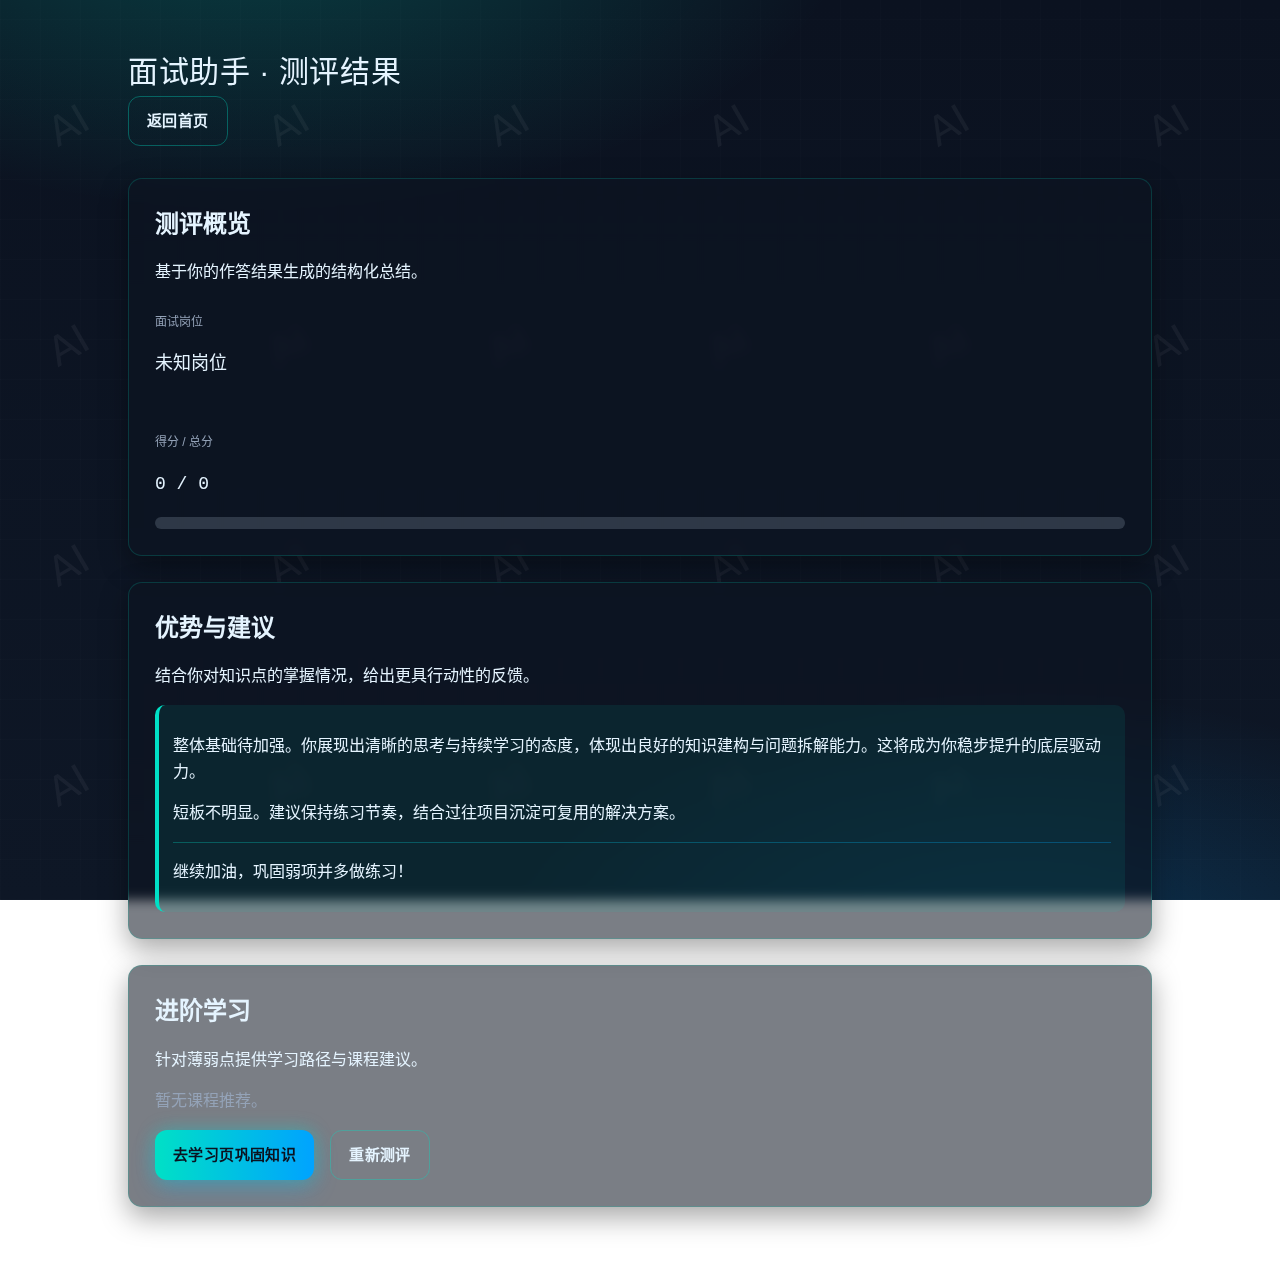
<file: result.html>
<!DOCTYPE html>
<html lang="zh-CN">
<head>
  <meta charset="UTF-8" />
  <meta name="viewport" content="width=device-width, initial-scale=1.0" />
  <title>测评结果</title>
  <link rel="stylesheet" href="assets/styles.css" />
  <meta name="referrer" content="strict-origin-when-cross-origin">
<script>
var _hmt = _hmt || [];
(function() {
  var hm = document.createElement("script");
  hm.src = "https://hm.baidu.com/hm.js?fb93b240733bbdfe6a9d1a9f8589fee3";
  var s = document.getElementsByTagName("script")[0];
  s.parentNode.insertBefore(hm, s);
})();
</script>
</head>
<body class="result-page">
  <div class="watermark" aria-hidden="true"></div>
  <div class="container">
    <div class="header">
      <div class="header-title">面试助手 · 测评结果</div>
      <div class="actions">
        <a class="btn-ghost btn" href="index.html">返回首页</a>
      </div>
    </div>

    <!-- 概览：集中呈现岗位与得分，不再分裂 -->
    <div class="card">
      <h2>测评概览</h2>
      <p class="subtle">基于你的作答结果生成的结构化总结。</p>
      <div class="grid">
        <div class="col-12">
          <p class="small muted">面试岗位</p>
          <p id="positionEl" class="code" style="font-size:18px;"></p>
        </div>
        <div class="col-12">
          <p class="small muted">得分 / 总分</p>
          <p id="scoreText" class="code" style="font-size:18px;"></p>
          <div class="score-bar" style="margin-top:6px;">
            <div id="scoreFill" class="score-fill" style="width:0%;"></div>
          </div>
        </div>
      </div>
    </div>

    <!-- 优势与建议：更有感染力的文案 + 知识点标签 -->
    <div class="card">
      <h2>优势与建议</h2>
      <p class="subtle">结合你对知识点的掌握情况，给出更具行动性的反馈。</p>
      <div id="tags"></div>
      <div id="insights" class="callout" style="margin-top:12px;"></div>
    </div>

    <!-- 进阶学习：推荐课程与行动按钮 -->
    <div class="card">
      <h2>进阶学习</h2>
      <p class="subtle">针对薄弱点提供学习路径与课程建议。</p>
      <div id="courses"></div>
      <div class="actions" style="margin-top:12px;">
        <a href="study.html" class="btn">去学习页巩固知识</a>
        <a href="prepare.html" class="btn-ghost btn">重新测评</a>
      </div>
    </div>
  </div>

  <script src="assets/app.js"></script>
  <script>
    const data = Store.load('summary') || {};
    const position = data.position || '未知岗位';
    const totalScore = Number(data.totalScore || 0);
    const obtainedScore = Number(data.obtainedScore || 0);
    const correctKeywords = data.correctKeywords || [];
    const wrongKeywords = data.wrongKeywords || [];
    const suggests = data.suggests || '继续加油，巩固弱项并多做练习！';
    const recommendCourse = data.recommendCourse || [];

    // 概览
    document.getElementById('positionEl').textContent = position;
    document.getElementById('scoreText').textContent = `${obtainedScore} / ${totalScore}`;
    const percent = totalScore > 0 ? Math.min(100, Math.round((obtainedScore / totalScore) * 100)) : 0;
    document.getElementById('scoreFill').style.width = percent + '%';

    // 标签：合并到优势与建议卡片内，避免分裂
    const tagsEl = document.getElementById('tags');
    const block = document.createElement('div');
    const cTitle = document.createElement('p'); cTitle.className = 'small'; cTitle.textContent = '已掌握';
    const wTitle = document.createElement('p'); wTitle.className = 'small'; wTitle.style.marginTop = '12px'; wTitle.textContent = '需提升';
    if (correctKeywords.length) {
      tagsEl.appendChild(cTitle);
      correctKeywords.forEach(k => {
        const el = document.createElement('span'); el.className = 'tag tag-green'; el.textContent = k; tagsEl.appendChild(el);
      });
    }
    if (wrongKeywords.length) {
      tagsEl.appendChild(wTitle);
      wrongKeywords.forEach(k => {
        const el = document.createElement('span'); el.className = 'tag tag-red'; el.textContent = k; tagsEl.appendChild(el);
      });
    }

    // 更有感染力的文案：结合分数段与关键词给出具体可执行建议
    function buildStrengthText(cks, percent) {
      const rank = percent >= 85 ? '表现出色' : percent >= 70 ? '稳健可靠' : percent >= 50 ? '基础扎实' : '基础待加强';
      const tops = cks.slice(0, 2);
      const focus = tops.length ? `你在【${tops.join('、')}】方面的理解较为到位` : '你展现出清晰的思考与持续学习的态度';
      const scenario = tops.length ? '在真实面试环节中，这能帮助你更快地拆解问题、定位关键点，并给出有说服力的方案。' : '这将成为你稳步提升的底层驱动力。';
      return `整体${rank}。${focus}，体现出良好的知识建构与问题拆解能力。${scenario}`;
    }

    function buildImproveText(wks) {
      if (!wks.length) return '短板不明显。建议保持练习节奏，结合过往项目沉淀可复用的解决方案。';
      const tops = wks.slice(0, 2);
      const focus = `短板集中在【${tops.join('、')}】等环节`;
      const path = '建议按「概念框架 → 典型题目 → 场景化实践」三步走：先梳理关键术语与原理，再针对易错点刷题强化，最后结合真实业务或开源项目做落地演练。';
      return `${focus}。${path}`;
    }

    const insightsEl = document.getElementById('insights');
    const strength = buildStrengthText(correctKeywords, percent);
    const improve = buildImproveText(wrongKeywords);
    insightsEl.innerHTML = `
      <p>${strength}</p>
      <p>${improve}</p>
      <hr class="sep" />
      <p>${suggests}</p>
    `;

    // 推荐课程
    const coursesEl = document.getElementById('courses');
    if (!recommendCourse.length) {
      coursesEl.innerHTML = '<p class="muted">暂无课程推荐。</p>';
    } else {
      const ul = document.createElement('ul'); ul.className = 'list-clean';
      recommendCourse.forEach(c => {
        const li = document.createElement('li');
        const name = c.name || '课程';
        const reason = c.reason || '推荐理由：提升相关薄弱环节。';
        li.innerHTML = `<strong>${name}</strong><br /><span class="small muted">${reason}</span>`;
        ul.appendChild(li);
      });
      coursesEl.appendChild(ul);
    }
  </script>
</body>
</html>
</file>
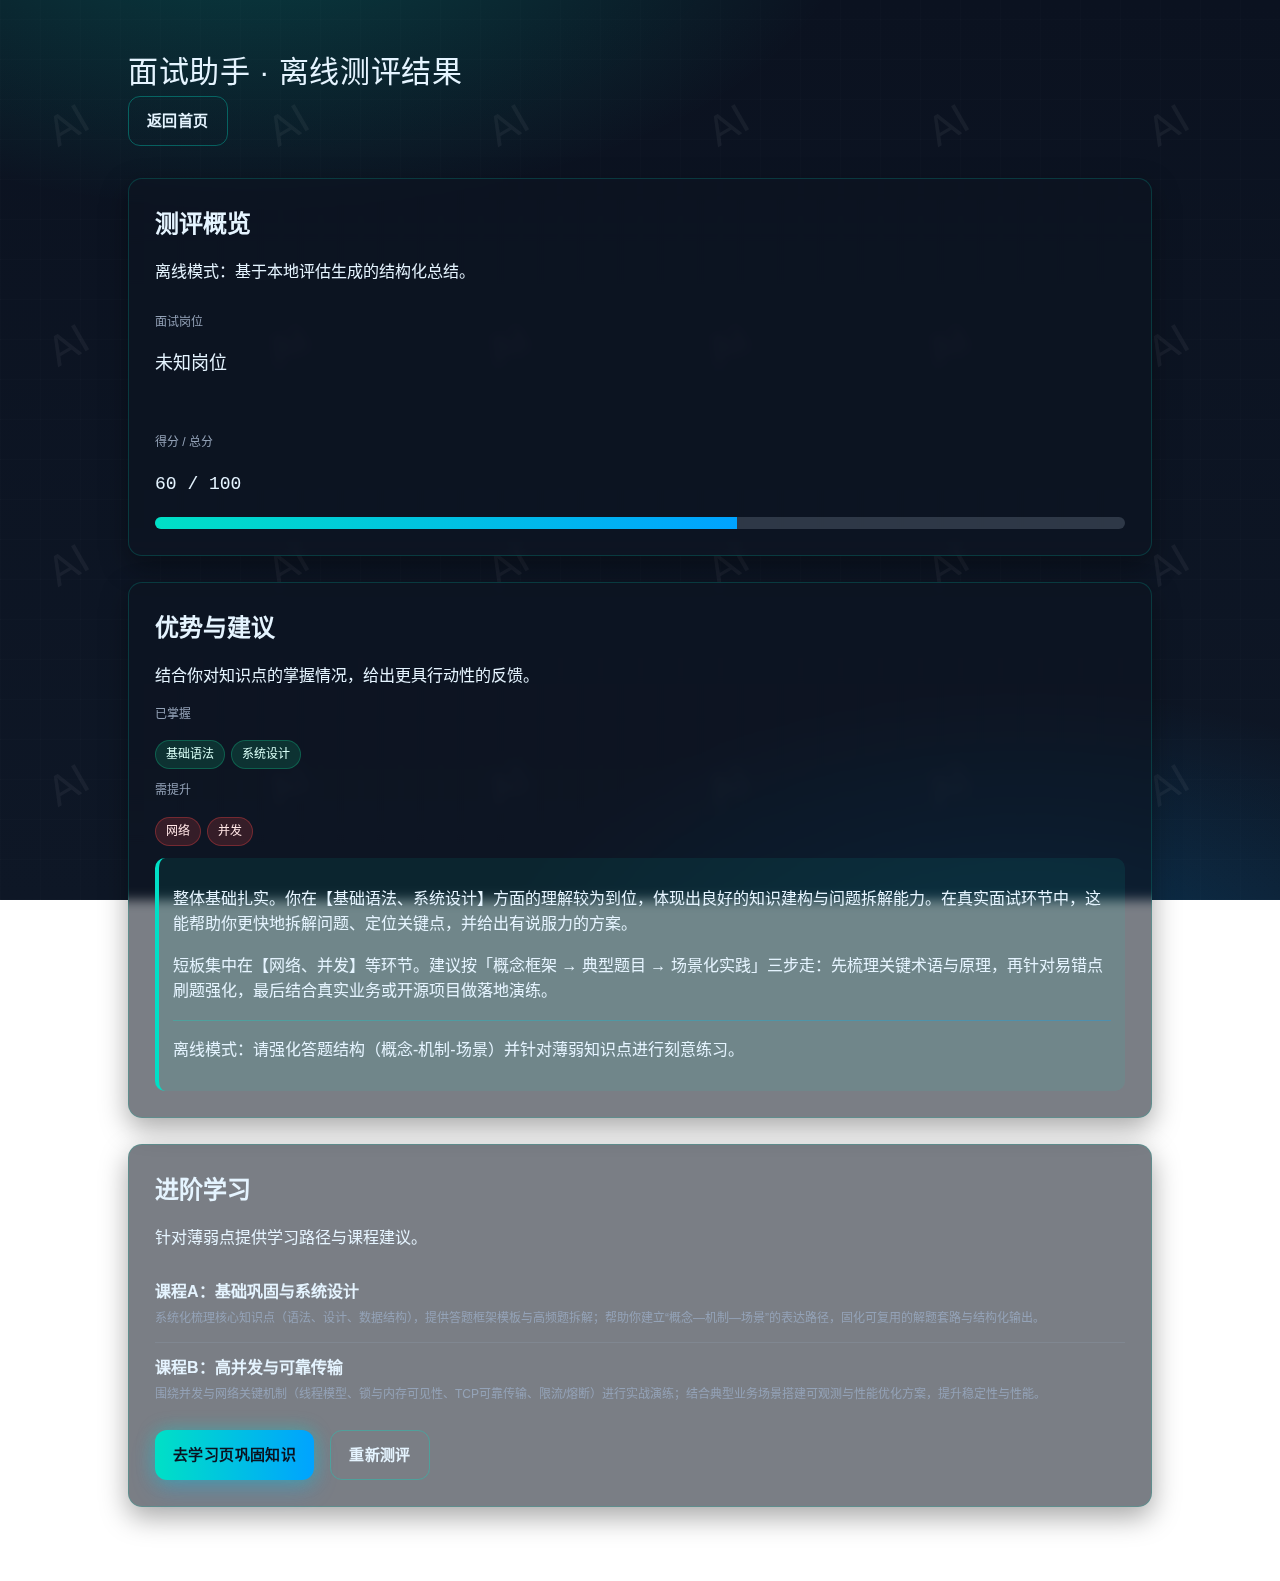
<file: result_offline.html>
<!DOCTYPE html>
<html lang="zh-CN">
<head>
  <meta charset="UTF-8" />
  <meta name="viewport" content="width=device-width, initial-scale=1.0" />
  <title>离线测评结果</title>
  <link rel="stylesheet" href="assets/styles.css" />
  <meta name="referrer" content="strict-origin-when-cross-origin">
<script>
var _hmt = _hmt || [];
(function() {
  var hm = document.createElement("script");
  hm.src = "https://hm.baidu.com/hm.js?fb93b240733bbdfe6a9d1a9f8589fee3";
  var s = document.getElementsByTagName("script")[0];
  s.parentNode.insertBefore(hm, s);
})();
</script>
</head>
<body class="result-page">
  <div class="watermark" aria-hidden="true"></div>
  <div class="container">
    <div class="header">
      <div class="header-title">面试助手 · 离线测评结果</div>
      <div class="actions">
        <a class="btn-ghost btn" href="index.html">返回首页</a>
      </div>
    </div>

    <div class="card">
      <h2>测评概览</h2>
      <p class="subtle">离线模式：基于本地评估生成的结构化总结。</p>
      <div class="grid">
        <div class="col-12">
          <p class="small muted">面试岗位</p>
          <p id="positionEl" class="code" style="font-size:18px;"></p>
        </div>
        <div class="col-12">
          <p class="small muted">得分 / 总分</p>
          <p id="scoreText" class="code" style="font-size:18px;"></p>
          <div class="score-bar" style="margin-top:6px;">
            <div id="scoreFill" class="score-fill" style="width:0%;"></div>
          </div>
        </div>
      </div>
    </div>

    <div class="card">
      <h2>优势与建议</h2>
      <p class="subtle">结合你对知识点的掌握情况，给出更具行动性的反馈。</p>
      <div id="tags"></div>
      <div id="insights" class="callout" style="margin-top:12px;"></div>
    </div>

    <div class="card">
      <h2>进阶学习</h2>
      <p class="subtle">针对薄弱点提供学习路径与课程建议。</p>
      <div id="courses"></div>
      <div class="actions" style="margin-top:12px;">
        <a href="study.html" class="btn">去学习页巩固知识</a>
        <a href="prepare.html" class="btn-ghost btn">重新测评</a>
      </div>
    </div>
  </div>

  <script src="assets/app.js"></script>
  <script>
    const data = Store.load('summary') || {};
    const position = data.position || '未知岗位';
    const totalScore = Number(data.totalScore || 100);
    const obtainedScore = Number(data.obtainedScore || Math.round(totalScore * 0.6));
    const correctKeywords = data.correctKeywords && data.correctKeywords.length ? data.correctKeywords : ['基础语法', '系统设计'];
    const wrongKeywords = data.wrongKeywords && data.wrongKeywords.length ? data.wrongKeywords : ['网络', '并发'];
    const suggests = data.suggests || '离线模式：请强化答题结构（概念-机制-场景）并针对薄弱知识点进行刻意练习。';
    let recommendCourse = data.recommendCourse || [];
    if (!recommendCourse.length) {
      recommendCourse = [
        { name: '课程A：基础巩固与系统设计', reason: '系统化梳理核心知识点（语法、设计、数据结构），提供答题框架模板与高频题拆解；帮助你建立“概念—机制—场景”的表达路径，固化可复用的解题套路与结构化输出。' },
        { name: '课程B：高并发与可靠传输', reason: '围绕并发与网络关键机制（线程模型、锁与内存可见性、TCP可靠传输、限流/熔断）进行实战演练；结合典型业务场景搭建可观测与性能优化方案，提升稳定性与性能。' }
      ];
    }

    document.getElementById('positionEl').textContent = position;
    document.getElementById('scoreText').textContent = `${obtainedScore} / ${totalScore}`;
    const percent = totalScore > 0 ? Math.min(100, Math.round((obtainedScore / totalScore) * 100)) : 0;
    document.getElementById('scoreFill').style.width = percent + '%';

    const tagsEl = document.getElementById('tags');
    const cTitle = document.createElement('p'); cTitle.className = 'small'; cTitle.textContent = '已掌握';
    const wTitle = document.createElement('p'); wTitle.className = 'small'; wTitle.style.marginTop = '12px'; wTitle.textContent = '需提升';
    if (correctKeywords.length) {
      tagsEl.appendChild(cTitle);
      correctKeywords.forEach(k => {
        const el = document.createElement('span'); el.className = 'tag tag-green'; el.textContent = k; tagsEl.appendChild(el);
      });
    }
    if (wrongKeywords.length) {
      tagsEl.appendChild(wTitle);
      wrongKeywords.forEach(k => {
        const el = document.createElement('span'); el.className = 'tag tag-red'; el.textContent = k; tagsEl.appendChild(el);
      });
    }

    function buildStrengthText(cks, percent) {
      const rank = percent >= 85 ? '表现出色' : percent >= 70 ? '稳健可靠' : percent >= 50 ? '基础扎实' : '基础待加强';
      const tops = cks.slice(0, 2);
      const focus = tops.length ? `你在【${tops.join('、')}】方面的理解较为到位` : '你展现出清晰的思考与持续学习的态度';
      const scenario = tops.length ? '在真实面试环节中，这能帮助你更快地拆解问题、定位关键点，并给出有说服力的方案。' : '这将成为你稳步提升的底层驱动力。';
      return `整体${rank}。${focus}，体现出良好的知识建构与问题拆解能力。${scenario}`;
    }

    function buildImproveText(wks) {
      if (!wks.length) return '短板不明显。建议保持练习节奏，结合过往项目沉淀可复用的解决方案。';
      const tops = wks.slice(0, 2);
      const focus = `短板集中在【${tops.join('、')}】等环节`;
      const path = '建议按「概念框架 → 典型题目 → 场景化实践」三步走：先梳理关键术语与原理，再针对易错点刷题强化，最后结合真实业务或开源项目做落地演练。';
      return `${focus}。${path}`;
    }

    const insightsEl = document.getElementById('insights');
    const strength = buildStrengthText(correctKeywords, percent);
    const improve = buildImproveText(wrongKeywords);
    insightsEl.innerHTML = `
      <p>${strength}</p>
      <p>${improve}</p>
      <hr class="sep" />
      <p>${suggests}</p>
    `;

    const coursesEl = document.getElementById('courses');
    const ul = document.createElement('ul'); ul.className = 'list-clean';
    recommendCourse.forEach(c => {
      const li = document.createElement('li');
      const name = c.name || '课程';
      const reason = c.reason || '推荐理由：提升相关薄弱环节。';
      li.innerHTML = `<strong>${name}</strong><br /><span class="small muted">${reason}</span>`;
      ul.appendChild(li);
    });
    coursesEl.appendChild(ul);
  </script>
</body>
</html>
</file>
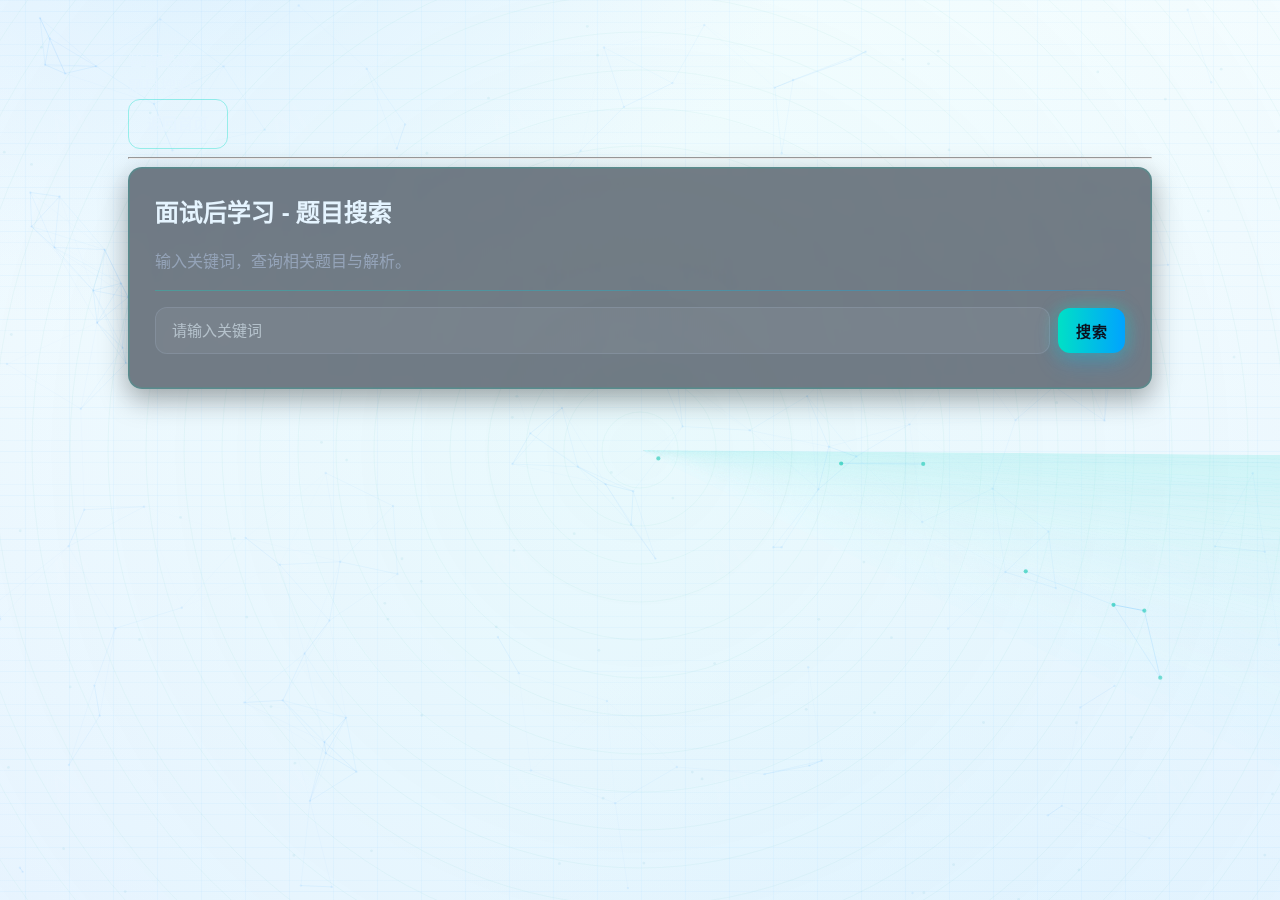
<file: search.html>
<!DOCTYPE html>
<html lang="zh-CN">
<head>
  <meta charset="UTF-8" />
  <meta name="viewport" content="width=device-width, initial-scale=1.0" />
  <title>面试后学习 - 搜索</title>
  <link rel="stylesheet" href="assets/styles.css" />
  <link rel="stylesheet" href="assets/ai-backdrop.css" />
  <script src="assets/ai-backdrop.js"></script>
  <meta name="referrer" content="strict-origin-when-cross-origin">
</head>
<body class="page-light">
  <div class="watermark" aria-hidden="true"></div>
  <div class="container">
    <div class="site-header">
      <div class="brand">
        <div class="brand-name-gradient">智面未来</div>
        <div class="brand-sub">题目搜索</div>
      </div>
      <div class="header-actions">
        <a href="index.html" class="btn-sm btn-ghost btn">返回首页</a>
      </div>
      <hr class="site-sep" />
    </div>

    <section class="card">
      <h2>面试后学习 - 题目搜索</h2>
      <p class="muted">输入关键词，查询相关题目与解析。</p>
      <hr class="sep" />
      <div class="actions" style="gap:8px; align-items:center;">
        <input id="kwInput" class="input" type="text" placeholder="请输入关键词" style="flex:1; min-width:260px;" />
        <button id="kwBtn" class="btn">搜索</button>
      </div>
      <div id="statusEl" class="muted" style="margin-top:8px;"></div>
      <div id="resultWrap" style="margin-top:16px; display:none;">
        <h3 id="resTitle" class="title-gradient" style="margin:0 0 8px 0;"></h3>
        <div id="resAnalysis" class="card" style="padding:12px;"></div>
      </div>
    </section>
  </div>

  <script src="assets/app.js"></script>
  <script>
    const inputEl = document.getElementById('kwInput');
    const btnEl = document.getElementById('kwBtn');
    const statusEl = document.getElementById('statusEl');
    const wrapEl = document.getElementById('resultWrap');
    const titleEl = document.getElementById('resTitle');
    const analysisEl = document.getElementById('resAnalysis');

    btnEl.addEventListener('click', async () => {
      const keywords = (inputEl.value || '').trim();
      if (!keywords) {
        statusEl.textContent = '请输入关键词后再搜索。';
        wrapEl.style.display = 'none';
        return;
      }
      statusEl.textContent = '正在搜索题目…';
      wrapEl.style.display = 'none';
      try {
        const resp = await API.postJSON('acceptUserQuestion', { keywords }, 180000);
        if (resp && resp.ok && resp.json) {
          const j = resp.json;
          const ok = (j && (j.status === 1 || j.status === '1'));
          const r = j && j.result;
          if (ok && r) {
            titleEl.textContent = r.title || '题目';
            analysisEl.textContent = r.analysis || '暂无解析';
            wrapEl.style.display = 'block';
            statusEl.textContent = '搜索完成。';
          } else {
            statusEl.textContent = '未找到相关题目，请更换关键词。';
          }
        } else {
          statusEl.textContent = '搜索失败，请稍后重试。';
        }
      } catch (e) {
        statusEl.textContent = '网络异常：' + e.message;
      }
    });

    // 回车触发搜索
    inputEl.addEventListener('keydown', (e) => {
      if (e.key === 'Enter') { btnEl.click(); }
    });
  </script>
  <script>AIBackdrop?.init?.({ mount: 'body', fov: 26, speed: 0.3 });</script>
</body>
</html>
</file>
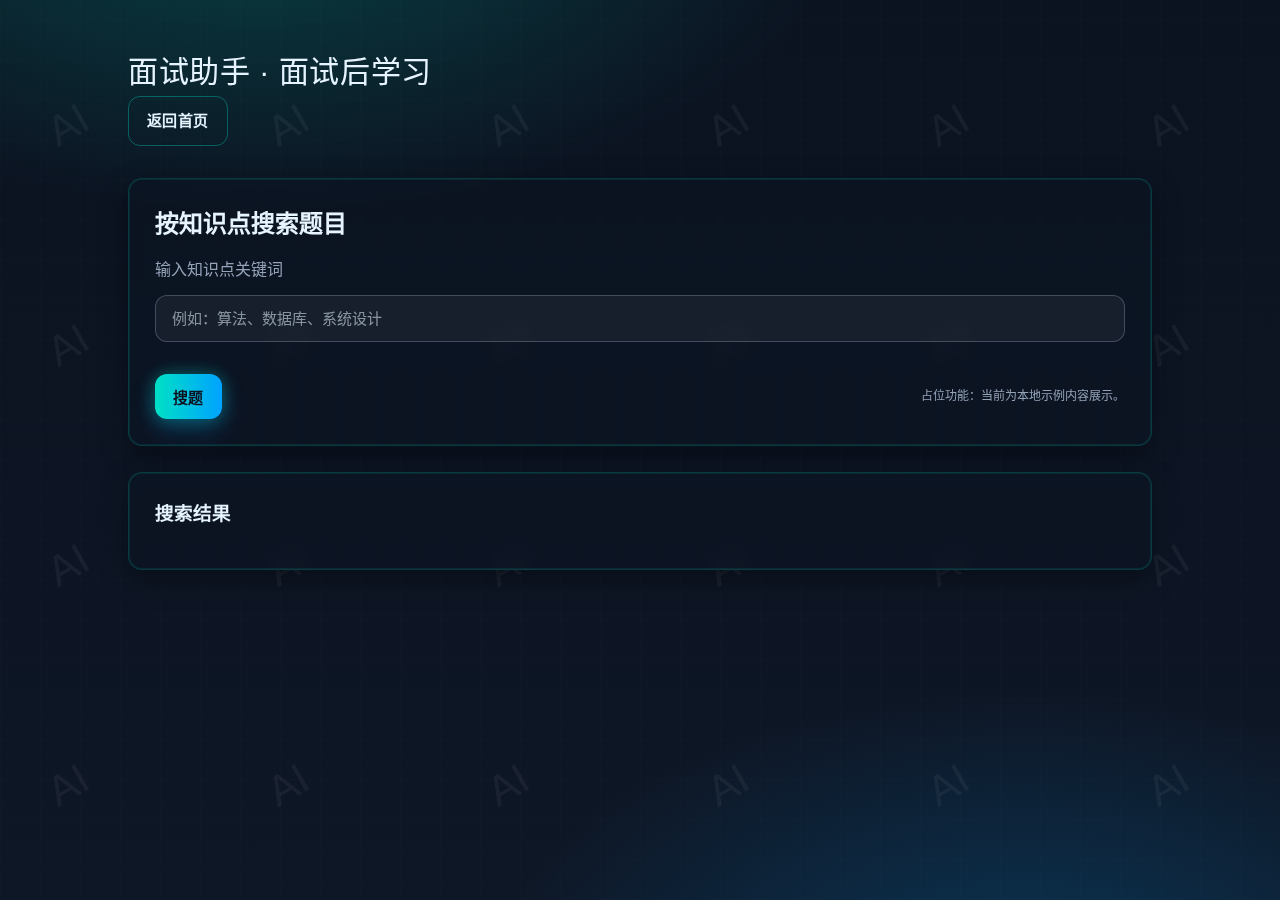
<file: study.html>
<!DOCTYPE html>
<html lang="zh-CN">
<head>
  <meta charset="UTF-8" />
  <meta name="viewport" content="width=device-width, initial-scale=1.0" />
  <title>面试后学习</title>
  <link rel="stylesheet" href="assets/styles.css" />
  <meta name="referrer" content="strict-origin-when-cross-origin">
<script>
var _hmt = _hmt || [];
(function() {
  var hm = document.createElement("script");
  hm.src = "https://hm.baidu.com/hm.js?fb93b240733bbdfe6a9d1a9f8589fee3";
  var s = document.getElementsByTagName("script")[0];
  s.parentNode.insertBefore(hm, s);
})();
</script>
</head>
<body>
  <div class="watermark" aria-hidden="true"></div>
  <div class="container">
    <div class="header">
      <div class="header-title">面试助手 · 面试后学习</div>
      <div class="actions">
        <a class="btn-ghost btn" href="index.html">返回首页</a>
      </div>
    </div>

    <div class="card">
      <h2>按知识点搜索题目</h2>
      <label for="keyword">输入知识点关键词</label>
      <input id="keyword" class="input" placeholder="例如：算法、数据库、系统设计" />
      <div class="footer">
        <button id="searchBtn" class="btn">搜题</button>
        <div class="small muted">占位功能：当前为本地示例内容展示。</div>
      </div>
    </div>

    <div class="card" id="results">
      <h3>搜索结果</h3>
      <div id="list" class="grid"></div>
    </div>
  </div>

  <script>
    const btn = document.getElementById('searchBtn');
    const input = document.getElementById('keyword');
    const list = document.getElementById('list');

    const sample = [
      { title: '二分查找的时间复杂度是？', options: ['O(1)', 'O(log n)', 'O(n)', 'O(n log n)'] },
      { title: '简述索引在数据库中的作用与代价。', options: [] },
      { title: '系统设计中如何实施限流？', options: ['漏桶', '令牌桶', '熔断', '以上皆是'] },
    ];

    btn.addEventListener('click', () => {
      const kw = (input.value || '').trim();
      list.innerHTML = '';
      const results = sample.filter(s => !kw || s.title.includes(kw));
      if (!results.length) {
        list.innerHTML = '<p class="muted">未找到相关题目，试试其他关键词。</p>';
        return;
      }
      results.forEach(r => {
        const card = document.createElement('div');
        card.className = 'col-12 card';
        card.innerHTML = `<h4>${r.title}</h4>${r.options.length ? `<ul>${r.options.map(o => `<li>${o}</li>`).join('')}</ul>` : '<p class="muted">简答题</p>'}`;
        list.appendChild(card);
      });
    });
  </script>
</body>
</html>
</file>
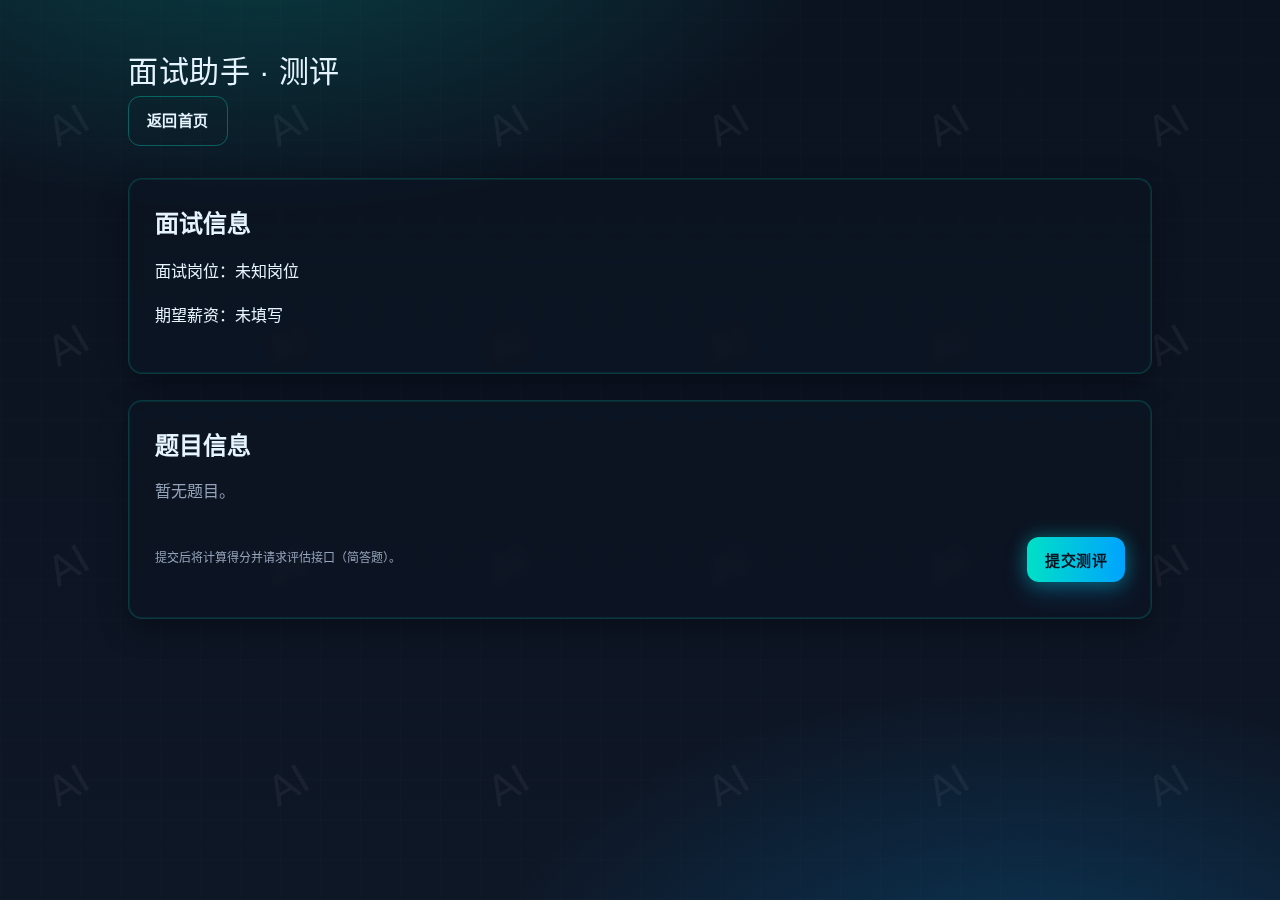
<file: survey.html>
<!DOCTYPE html>
<html lang="zh-CN">
<head>
  <meta charset="UTF-8" />
  <meta name="viewport" content="width=device-width, initial-scale=1.0" />
  <title>测评页</title>
  <link rel="stylesheet" href="assets/styles.css" />
  <meta name="referrer" content="strict-origin-when-cross-origin">
  <script>
  var _hmt = _hmt || [];
  (function() {
    var hm = document.createElement("script");
    hm.src = "https://hm.baidu.com/hm.js?fb93b240733bbdfe6a9d1a9f8589fee3";
    var s = document.getElementsByTagName("script")[0];
    s.parentNode.insertBefore(hm, s);
  })();
  </script>
</head>
<body>
  <div class="watermark" aria-hidden="true"></div>
  <div class="container">
    <div class="header">
      <div class="header-title">面试助手 · 测评</div>
      <div class="actions">
        <a class="btn-ghost btn" href="index.html">返回首页</a>
      </div>
    </div>

    <div class="card" id="metaCard">
      <h2>面试信息</h2>
      <div id="meta"></div>
      <input id="randId" type="hidden" />
    </div>

    <form id="surveyForm" class="card">
      <h2>题目信息</h2>
      <div id="questions"></div>
      <div class="footer">
        <div class="small muted">提交后将计算得分并请求评估接口（简答题）。</div>
        <button type="submit" class="btn">提交测评</button>
      </div>
      <div id="status" class="small muted" style="margin-top:10px;"></div>
    </form>
  </div>

  <script src="assets/app.js"></script>
  <script>
    const metaEl = document.getElementById('meta');
    const randInput = document.getElementById('randId');
    const qsEl = document.getElementById('questions');
    const form = document.getElementById('surveyForm');
    const statusEl = document.getElementById('status');

    const position = Store.load('position');
    const salary = Store.load('salary');
    const qdatas = Store.load('questionDatas');
    const randId = Store.load('randId');

    renderMeta();
    renderQuestions();
    function renderMeta() {
      metaEl.innerHTML = `
        <p>面试岗位：<span class="code">${position || '未知岗位'}</span></p>
        <p>期望薪资：<span class="code">${salary || '未填写'}</span></p>
      `;
      randInput.value = randId || '';
    }
    
    function renderQuestions() {
      if (!qdatas || !qdatas.questions || !qdatas.questions.length) {
        qsEl.innerHTML = '<div class="muted">暂无题目。</div>';
        return;
      }
      const frag = document.createDocumentFragment();
      qdatas.questions.forEach((q, idx) => {
        const card = document.createElement('div');
        card.className = 'card';
        card.innerHTML = `
          <div class="small muted">关键词：<span class="code">${q.keyword || '-'}</span></div>
          <h3>${q.title || '未命名题目'} <span class="small muted">（分值：<span class="code">${q.score}</span>）</span></h3>
          <div class="question-options">
            <textarea class="textarea" name="q_${idx}_text" placeholder="请输入你的作答（不少于10字）" required></textarea>
          </div>
        `;
        frag.appendChild(card);
      });
      qsEl.innerHTML = '';
      qsEl.appendChild(frag);
    }

    form.addEventListener('submit', async (e) => {
      e.preventDefault();
      if (!qdatas || !qdatas.questions) return;

      let totalScore = 0;
      let obtainedScore = 0;
      const correctKeywords = [];
      const wrongKeywords = [];

      qdatas.questions.forEach((q, idx) => {
        totalScore += Number(q.score || 0);
        const text = (new FormData(form)).get(`q_${idx}_text`) || '';
        const answer = String(text).trim();
        const max = Number(q.score || 0);
        const s = answer.length >= 50 ? Math.round(max * 0.8) : answer.length >= 10 ? Math.round(max * 0.5) : 0;
        obtainedScore += s;
        if (q.keyword) {
          if (s >= Math.round(max * 0.5)) correctKeywords.push(q.keyword);
          else wrongKeywords.push(q.keyword);
        }
      });

      const suggests = '建议按「概念→机制→场景」的结构组织简答，覆盖要点并结合真实案例；针对得分较低的关键词进行刻意练习与项目复盘。';
      const recommendCourse = [
        { name: '课程A：系统设计与答题框架', reason: '帮助你构建结构化表达能力与题目拆解套路。' },
        { name: '课程B：并发与网络机制', reason: '强化并发、网络为重点知识的理解与应用。' }
      ];

      // 汇总并跳转结果页
      Store.save('summary', {
        position: position || '未知岗位',
        totalScore,
        obtainedScore,
        correctKeywords,
        wrongKeywords,
        suggests,
        recommendCourse
      });

      statusEl.textContent = '评估完成，正在跳转结果页…';
      setTimeout(() => { window.location.href = 'result.html'; }, 500);
    });
  </script>
</body>
</html>
</file>
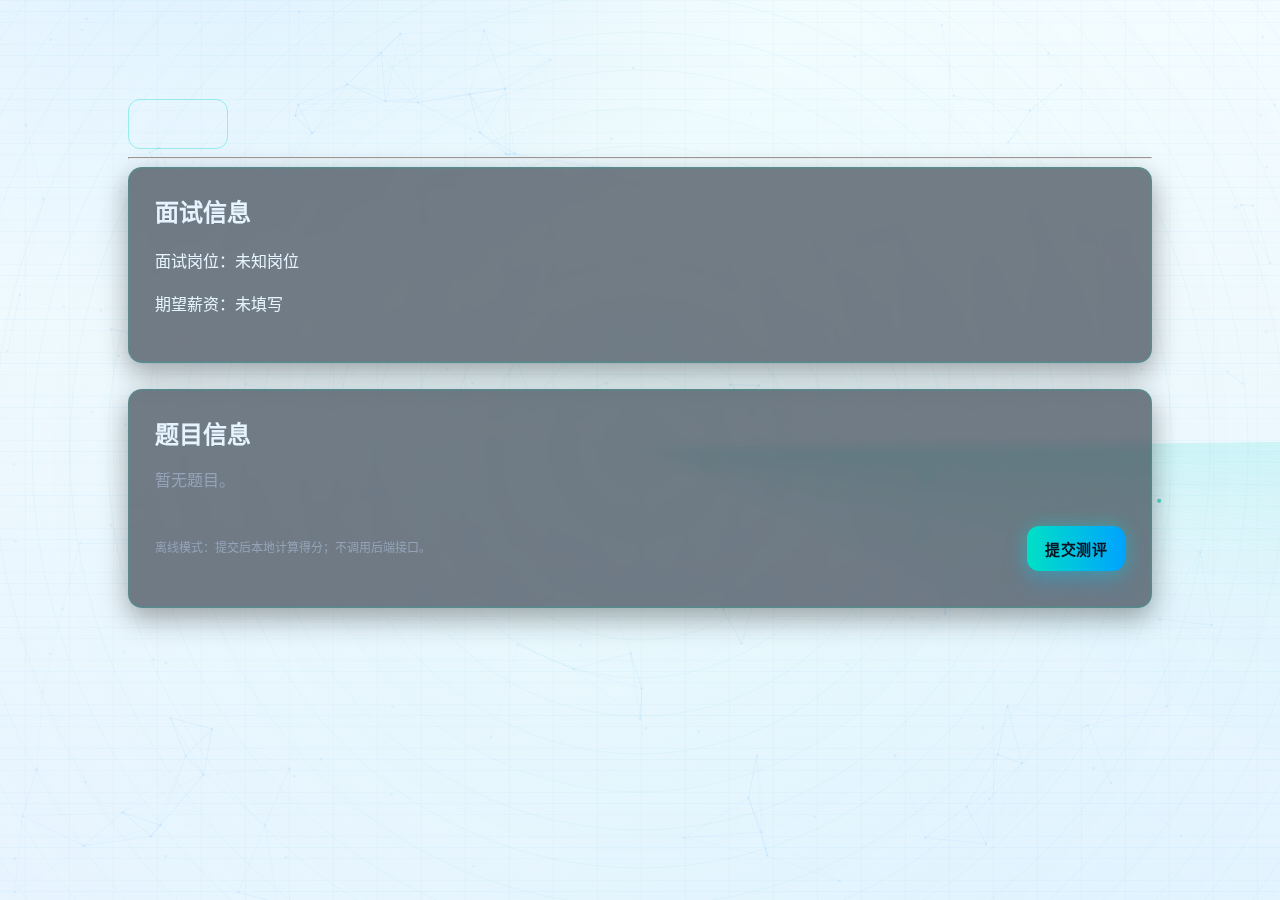
<file: survey_offline.html>
<!DOCTYPE html>
<html lang="zh-CN">
<head>
  <meta charset="UTF-8" />
  <meta name="viewport" content="width=device-width, initial-scale=1.0" />
  <title>离线测评</title>
  <link rel="stylesheet" href="assets/styles.css" />
  <link rel="stylesheet" href="assets/ai-backdrop.css" />
  <script src="assets/ai-backdrop.js"></script>
  <meta name="referrer" content="strict-origin-when-cross-origin">
  <script>
  var _hmt = _hmt || [];
  (function() {
    var hm = document.createElement("script");
    hm.src = "https://hm.baidu.com/hm.js?fb93b240733bbdfe6a9d1a9f8589fee3";
    var s = document.getElementsByTagName("script")[0];
    s.parentNode.insertBefore(hm, s);
  })();
  </script>
</head>
<body>
  <div class="watermark" aria-hidden="true"></div>
  <div class="container">
    <div class="site-header">
      <div class="brand">
        <div class="brand-name-gradient">智面未来</div>
        <div class="brand-sub">离线测评</div>
      </div>
      <div class="header-actions">
        <a class="btn-sm btn-ghost btn" href="index.html">返回首页</a>
      </div>
      <hr class="site-sep" />
    </div>

    <div class="card" id="metaCard">
      <h2>面试信息</h2>
      <div id="meta"></div>
      <input id="randId" type="hidden" />
    </div>

    <form id="surveyForm" class="card">
      <h2>题目信息</h2>
      <div id="questions"></div>
      <div class="footer">
        <div class="small muted">离线模式：提交后本地计算得分；不调用后端接口。</div>
        <button type="submit" class="btn">提交测评</button>
      </div>
      <div id="status" class="small muted" style="margin-top:10px;"></div>
    </form>
  </div>

  <script src="assets/app.js"></script>
  <script>
    const metaEl = document.getElementById('meta');
    const randInput = document.getElementById('randId');
    const qsEl = document.getElementById('questions');
    const form = document.getElementById('surveyForm');
    const statusEl = document.getElementById('status');

    const position = Store.load('position');
    const salary = Store.load('salary');
    const qdatas = Store.load('questionDatas');
    const randId = Store.load('randId');

    renderMeta();
    renderQuestions();
    function renderMeta() {
      metaEl.innerHTML = `
        <p>面试岗位：<span class="code">${position || '未知岗位'}</span></p>
        <p>期望薪资：<span class="code">${salary || '未填写'}</span></p>
      `;
      randInput.value = randId || '';
    }
    
    function renderQuestions() {
      if (!qdatas || !qdatas.questions || !qdatas.questions.length) {
        qsEl.innerHTML = '<div class="muted">暂无题目。</div>';
        return;
      }
      const frag = document.createDocumentFragment();
      qdatas.questions.forEach((q, idx) => {
        const card = document.createElement('div');
        card.className = 'card';
        card.innerHTML = `
          <div class="small muted">关键词：<span class="code">${q.keyword || '-'}</span></div>
          <h3>${q.title || '未命名题目'} <span class="small muted">（分值：<span class="code">${q.score}</span>）</span></h3>
          <div class="question-options">
            <textarea class="textarea" name="q_${idx}_text" placeholder="请输入你的作答（不少于10字）" required></textarea>
          </div>
        `;
        frag.appendChild(card);
      });
      qsEl.innerHTML = '';
      qsEl.appendChild(frag);
    }

    form.addEventListener('submit', async (e) => {
      e.preventDefault();
      if (!qdatas || !qdatas.questions) return;

      let totalScore = 0;
      let obtainedScore = 0;
      const correctKeywords = [];
      const wrongKeywords = [];

      qdatas.questions.forEach((q, idx) => {
        totalScore += Number(q.score || 0);
        const text = (new FormData(form)).get(`q_${idx}_text`) || '';
        const answer = String(text).trim();
        const max = Number(q.score || 0);
        const s = answer.length >= 50 ? Math.round(max * 0.8) : answer.length >= 10 ? Math.round(max * 0.5) : 0;
        obtainedScore += s;
        if (q.keyword) {
          if (s >= Math.round(max * 0.5)) correctKeywords.push(q.keyword);
          else wrongKeywords.push(q.keyword);
        }
      });

      statusEl.textContent = '正在进行离线评估（本地）…';
      const suggests = '离线评估：请按「概念-机制-场景」组织作答，覆盖要点并结合真实案例；针对得分较低的关键词进行刻意练习与项目复盘。';
      const recommendCourse = [
        { name: '课程A：基础巩固与系统设计', reason: '帮助你梳理关键知识点与答题结构。' },
        { name: '课程B：高并发与可靠传输', reason: '系统讲解网络与并发核心机制。' }
      ];

      Store.save('summary', {
        position: position || '未知岗位',
        totalScore,
        obtainedScore,
        correctKeywords,
        wrongKeywords,
        suggests,
        recommendCourse
      });

      statusEl.textContent = '评估完成，正在跳转结果页…';
      setTimeout(() => { window.location.href = 'result_offline.html'; }, 400);
    });
  </script>
  <script>AIBackdrop?.init?.({ mount: 'body', fov: 26, speed: 0.3 });</script>
</body>
</html>
</file>
<file: assets/styles.css>
/* AI 科技主题：深色玻璃拟态 + 霓虹渐变 */
:root {
  --bg-0: #0b1220; /* 深夜蓝 */
  --bg-1: #0e1726; /* 更深蓝 */
  --primary: #00e0c6; /* 霓虹青绿 */
  --secondary: #00a3ff; /* 霓虹蓝 */
  --accent: #7c3aed; /* 霓虹紫点缀 */
  --text: #e5f4ff; /* 明亮文本 */
  --muted: #94a3b8; /* 次级文本 */
  --card: rgba(13,20,32,0.55); /* 玻璃卡片 */
}

* { box-sizing: border-box; }
html, body { height: 100%; }

body {
  margin: 0;
  font-family: "Segoe UI", Helvetica, Arial, sans-serif;
  background:
    radial-gradient(1000px 500px at 20% -10%, rgba(0,227,195,0.22), transparent 60%),
    radial-gradient(900px 500px at 80% 110%, rgba(0,163,255,0.22), transparent 60%),
    linear-gradient(180deg, var(--bg-0), var(--bg-1));
  background-repeat: no-repeat;
  background-attachment: fixed;
  color: var(--text);
}

/* 网格与光晕叠加 */
body::before {
  content: "";
  position: fixed; inset: 0; pointer-events: none; z-index: 0;
  background-image:
    repeating-linear-gradient(0deg, rgba(255,255,255,0.04) 0 1px, transparent 1px 40px),
    repeating-linear-gradient(90deg, rgba(255,255,255,0.04) 0 1px, transparent 1px 40px);
  opacity: 0.35;
}

.container { position: relative; z-index: 1; max-width: 1040px; margin: 0 auto; padding: 40px 24px; }

.header-title { font-size: 28px; letter-spacing: 0.6px; color: var(--text); }

.card {
  background: var(--card);
  border: 1px solid rgba(0, 194, 168, 0.22);
  box-shadow: 0 10px 28px rgba(0, 0, 0, 0.35), 0 0 0 1px rgba(0, 194, 168, 0.12) inset;
  border-radius: 14px;
  padding: 22px;
  margin-bottom: 22px;
  backdrop-filter: saturate(1.1) blur(6px);
}

.input, .textarea, .select, .file-input {
  width: 100%;
  padding: 12px 14px;
  border: 1px solid rgba(148,163,184,0.35);
  background: rgba(255,255,255,0.05);
  color: var(--text);
  border-radius: 12px;
  outline: none;
  transition: border-color 0.2s ease, box-shadow 0.2s ease, background 0.2s ease;
}
.input::placeholder, .textarea::placeholder { color: rgba(229,244,255,0.55); }
.input:focus, .textarea:focus, .select:focus, .file-input:focus {
  border-color: var(--primary);
  box-shadow: 0 0 0 4px rgba(0, 224, 198, 0.18);
  background: rgba(255,255,255,0.07);
}

.btn {
  display: inline-flex; align-items: center; justify-content: center; gap: 8px;
  padding: 12px 18px; color: #0b1220;
  background: linear-gradient(90deg, var(--primary), var(--secondary));
  border: none; border-radius: 12px; cursor: pointer; font-weight: 700; letter-spacing: 0.4px;
  box-shadow: 0 10px 24px rgba(0,163,255,0.24), 0 0 18px rgba(0,224,198,0.36);
  transition: transform 0.15s ease, box-shadow 0.15s ease, filter 0.2s ease;
}
.btn:hover { transform: translateY(-1px); filter: brightness(1.06); }
.btn:active { transform: translateY(0); }

.btn-ghost { color: var(--text); background: transparent; border: 1px solid rgba(0, 224, 198, 0.35); box-shadow: none; }

hr.sep { border: none; height: 1px; background: linear-gradient(90deg, rgba(0, 224, 198, 0.3), rgba(0, 163, 255, 0.3)); margin: 16px 0; }

.tag { display: inline-block; padding: 4px 10px; border-radius: 999px; font-size: 12px; border: 1px solid rgba(148,163,184,0.35); margin: 4px 6px 0 0; }
.tag-green { background: rgba(16,185,129,0.18); color: #d9fff7; border-color: rgba(16,185,129,0.35); }
.tag-red { background: rgba(239,68,68,0.18); color: #ffe5e5; border-color: rgba(239,68,68,0.35); }

.score-bar { width: 100%; height: 12px; background: rgba(148,163,184,0.25); border-radius: 999px; overflow: hidden; }
.score-fill { height: 100%; background: linear-gradient(90deg, var(--primary), var(--secondary)); }

.callout { padding: 12px 14px; border-left: 4px solid var(--primary); background: rgba(0, 224, 198, 0.08); border-radius: 10px; }

/* Hero 区块与科技风标题 */
.hero { padding: 28px; border: 1px solid rgba(0,224,198,0.22); border-radius: 16px; background: rgba(13,20,32,0.45); backdrop-filter: blur(6px); box-shadow: 0 10px 28px rgba(0,0,0,0.35); }
.hero h1 { font-size: 34px; margin: 0 0 10px; }
.title-gradient { background-image: linear-gradient(90deg, #a5b4fc, #67e8f9, #22d3ee, #a78bfa); -webkit-background-clip: text; background-clip: text; color: transparent; }
.hero p { color: var(--muted); margin: 8px 0 16px; }
.hero .actions { display: flex; gap: 12px; flex-wrap: wrap; }

/* 结果页卡片 */
.result-page .card {
  background: rgba(13,20,32,0.55);
  border: 1px solid rgba(0, 194, 168, 0.22);
  box-shadow: 0 10px 28px rgba(0,0,0,0.35);
  backdrop-filter: blur(6px);
}

/* 全局水印：AI */
.watermark { position: fixed; inset: 0; pointer-events: none; z-index: 0; background-image: url("data:image/svg+xml;utf8,<svg xmlns='http://www.w3.org/2000/svg' width='220' height='220'><text x='40' y='120' fill='rgba(255,255,255,0.05)' font-size='42' font-family='Segoe UI, Arial' transform='rotate(-30 100 100)'>AI</text></svg>"); background-size: 220px 220px; background-repeat: repeat; opacity: 1; }

/* 版式与间距优化 */
.small { font-size: 12px; color: var(--muted); }
.muted { color: var(--muted); }
.code { font-family: ui-monospace, SFMono-Regular, Menlo, Monaco, Consolas, "Liberation Mono", "Courier New", monospace; }

.grid { display: grid; grid-template-columns: repeat(12, 1fr); gap: 20px; }
.col-6 { grid-column: span 6; }
.col-12 { grid-column: span 12; }
@media (max-width: 768px) { .col-6 { grid-column: span 12; } }

.actions { display: flex; gap: 12px; flex-wrap: wrap; }
.footer { margin-top: 28px; display: flex; align-items: center; justify-content: space-between; }

label { display: block; margin-bottom: 10px; color: var(--muted); }
.textarea { min-height: 160px; resize: vertical; line-height: 1.6; }

.question-options { display: grid; gap: 14px; }
.option { display: flex; align-items: center; gap: 10px; padding: 12px 14px; border: 1px solid rgba(148,163,184,0.30); border-radius: 12px; }
.option input { accent-color: var(--primary); }

.list-clean { list-style: none; padding: 0; margin: 0; }
.list-clean li { padding: 10px 0; border-bottom: 1px solid rgba(148,163,184,0.25); }
.list-clean li:last-child { border-bottom: none; }

.kbd { padding: 2px 6px; border: 1px solid rgba(148,163,184,0.35); border-radius: 6px; }
.hidden { display: none !important; }

/* 布局疏朗化增强 */
body { line-height: 1.6; }
.header { margin-bottom: 32px; }
.header-title { font-size: 30px; }
.container { max-width: 1080px; padding: 48px 28px; }
.card { padding: 26px; margin-bottom: 26px; }
.grid { gap: 24px; }
.actions { gap: 16px; }
label { margin-bottom: 12px; }
.input, .textarea, .select, .file-input { padding: 14px 16px; font-size: 15px; }
.textarea { min-height: 180px; }
.question-options { gap: 16px; }
.option { padding: 14px 16px; }
.footer { margin-top: 32px; }
.card h2, .card h3 { margin: 0 0 14px; }
.list-clean li { padding: 12px 0; }
@media (max-width: 768px) {
  .container { padding: 28px 16px; }
  .footer { flex-direction: column; align-items: flex-start; gap: 10px; }
  .actions { gap: 10px; }
}

/* 统一按钮尺寸与可访问性 */
.btn { min-height: 40px; font-size: 15px; }
a.btn { text-decoration: none; }
.btn:focus-visible { outline: 2px solid var(--secondary); outline-offset: 2px; }
.btn:disabled, .btn[disabled] { opacity: 0.6; cursor: not-allowed; box-shadow: none; }
.btn-ghost:hover { border-color: rgba(0, 224, 198, 0.55); }
.btn-ghost:disabled, .btn-ghost[disabled] { border-color: rgba(148,163,184,0.35); }
</file>
<file: assets/ai-backdrop.css>
:root{
  --ai-bg:#edf6ff; --ai-bg-2:#f6fbff;
  --ai-line:#d9e7f2;
  --ai-accent:#00c6a9; --ai-accent-2:#22d3ee; --ai-accent-3:#4f46e5;
}

/* 整个背景容器（可复用到任意页面）*/
.ai-backdrop{
  position:fixed; inset:0; z-index:-2; pointer-events:none;
  background:
    radial-gradient(1000px 700px at 15% -10%, #e2f1ff 0%, transparent 60%),
    radial-gradient(1100px 780px at 85% 110%, #e6f4ff 0%, transparent 60%),
    linear-gradient(#fafeff, var(--ai-bg));
}
.ai-backdrop > canvas{position:absolute; inset:0; width:100%; height:100%; display:block}

/* 细扫描线（纯 CSS）*/
.ai-scan{
  position:absolute; inset:0; opacity:.5; pointer-events:none;
  background: repeating-linear-gradient(
    to bottom,
    rgba(0,144,255,.045) 0 1px,
    transparent 1px 22px
  );
  animation:ai-scan-move 14s linear infinite;
}
@keyframes ai-scan-move{to{transform:translateY(22px)}}

/* 降低动态偏好时，停动画 */
@media (prefers-reduced-motion:reduce){
  .ai-scan{animation:none !important}
}
</file>
